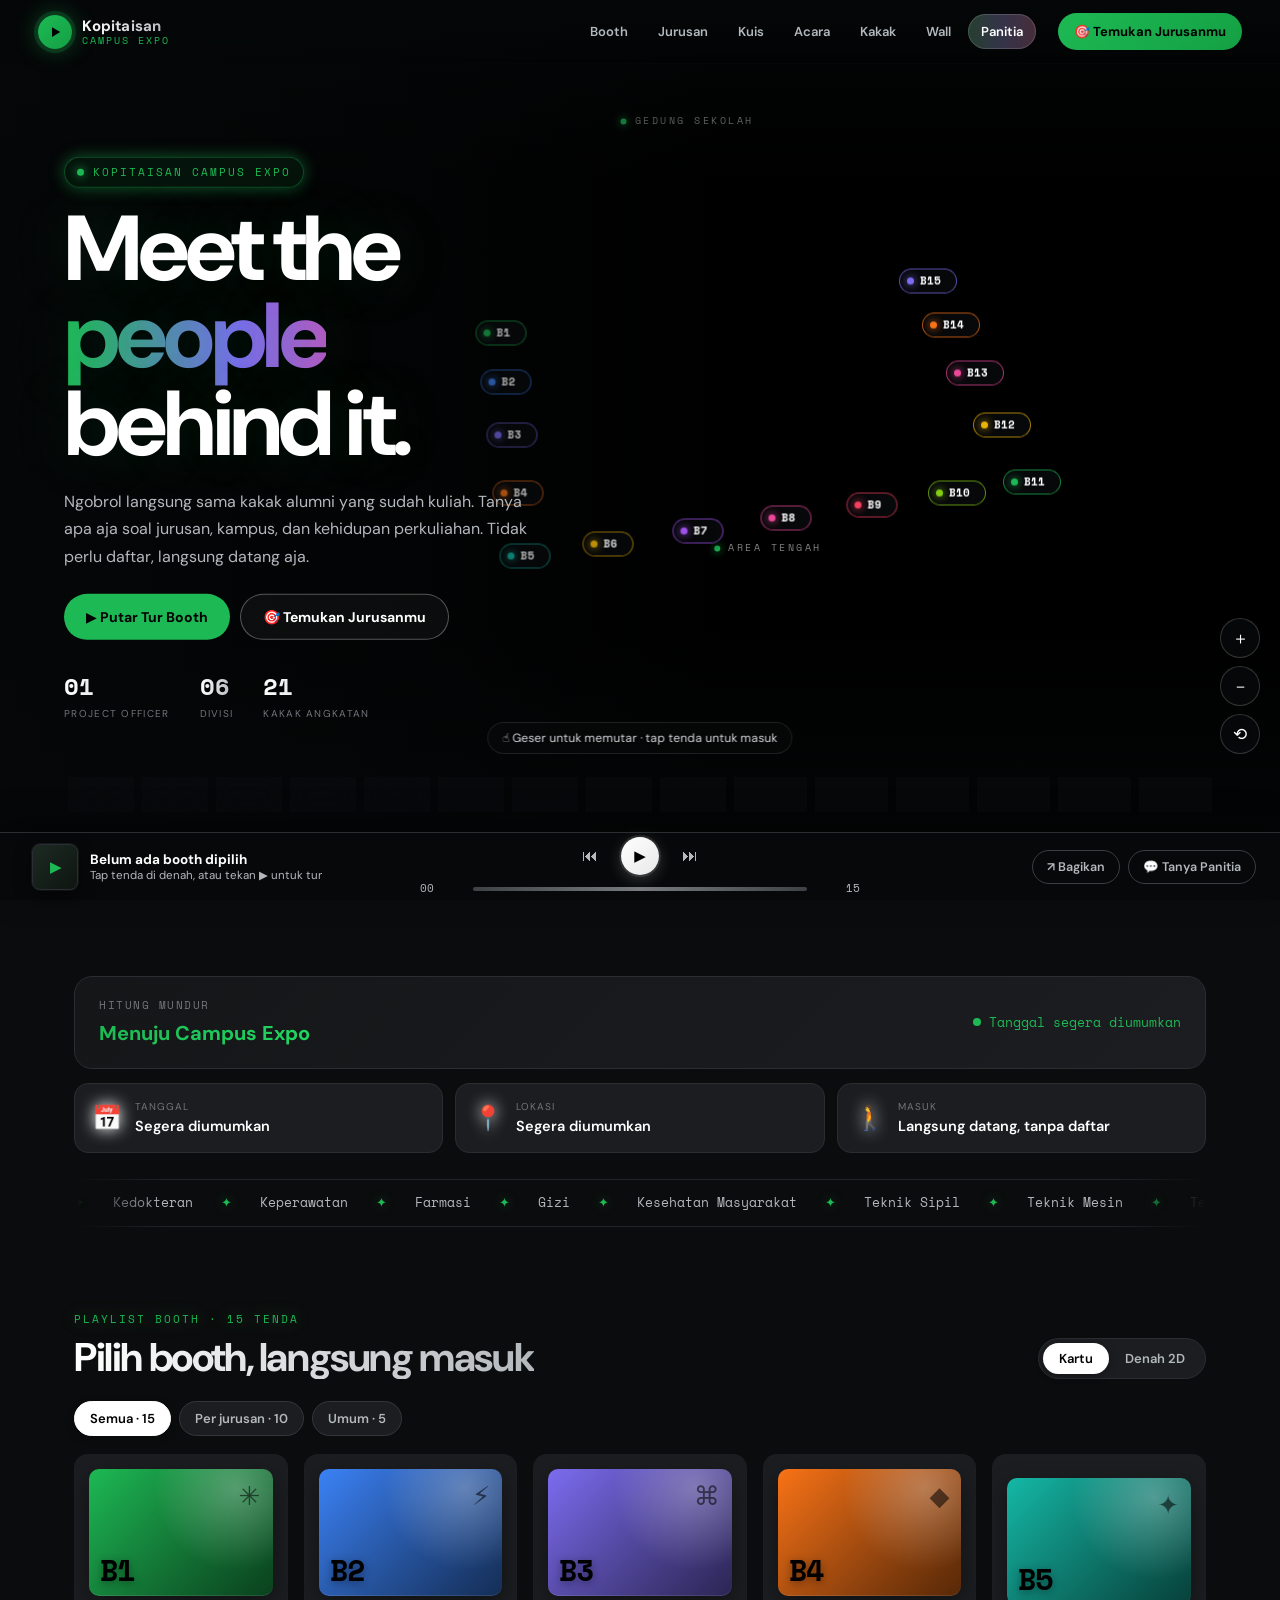
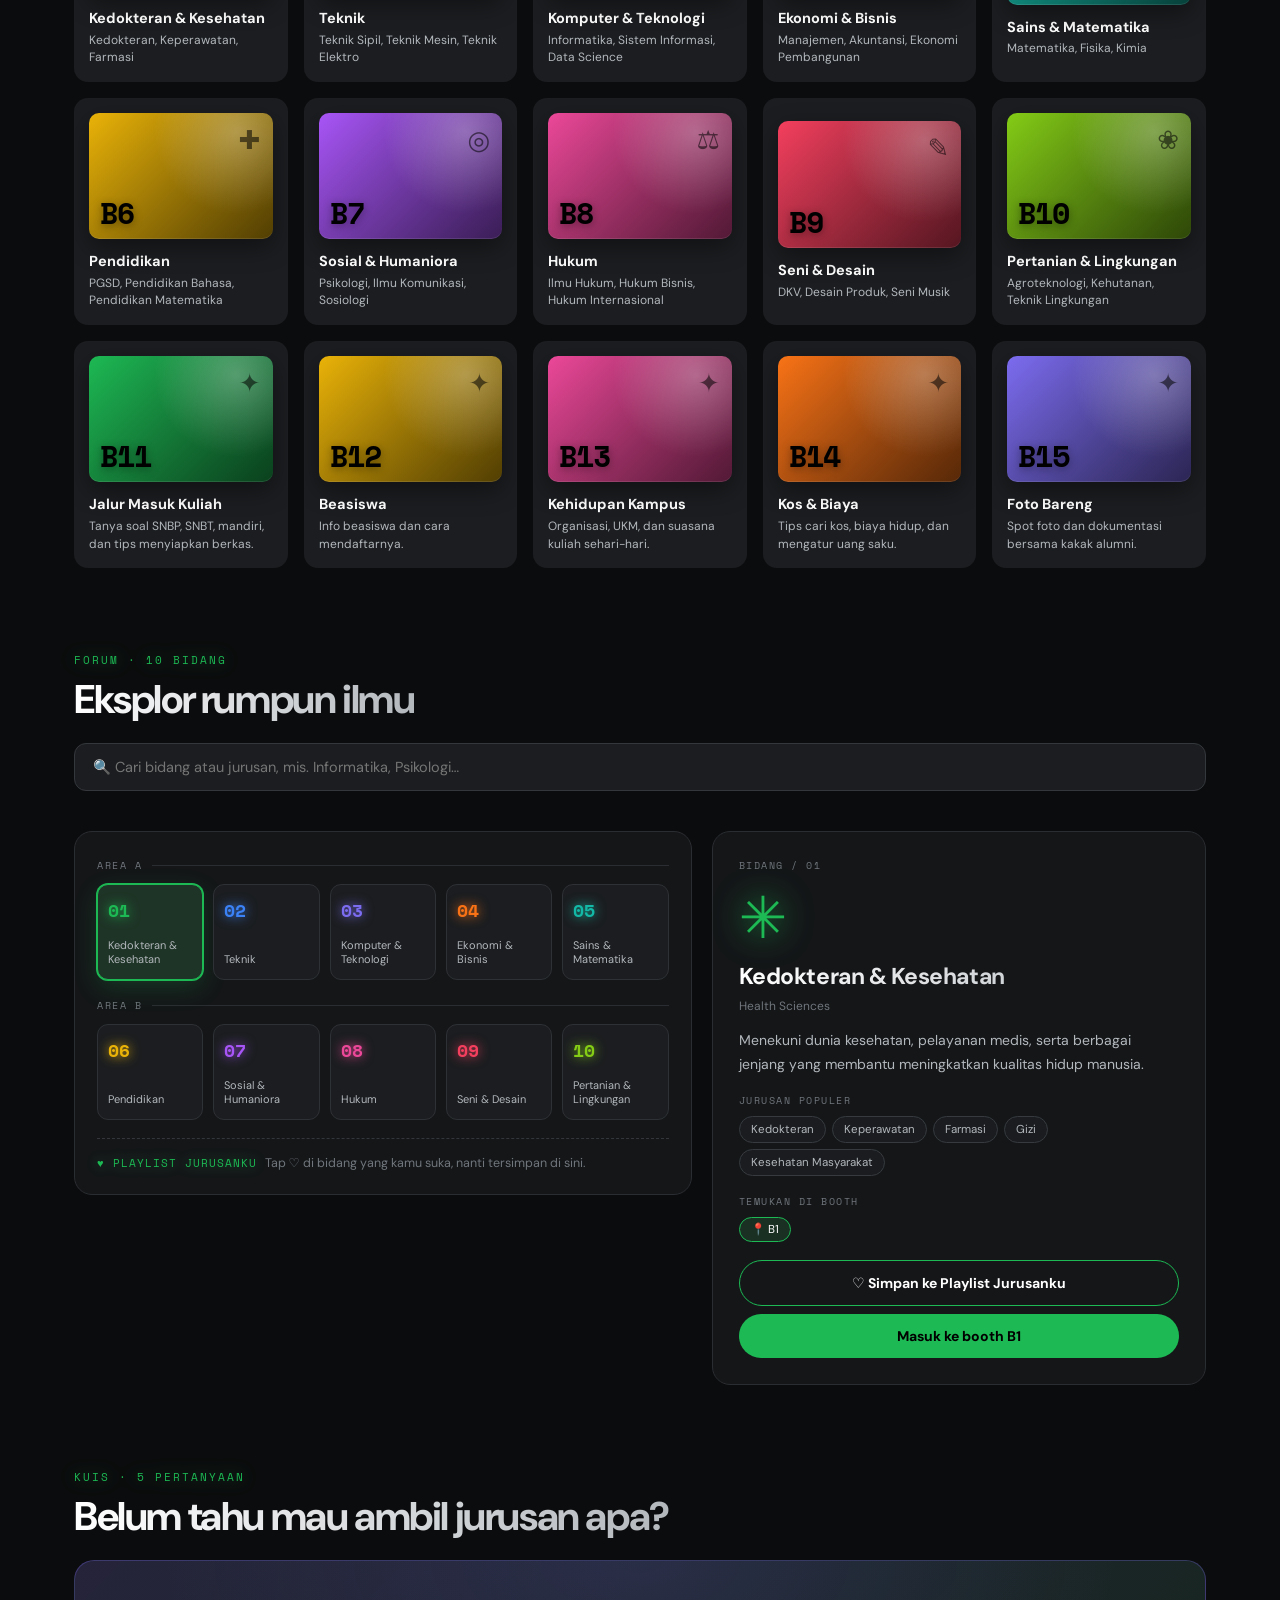
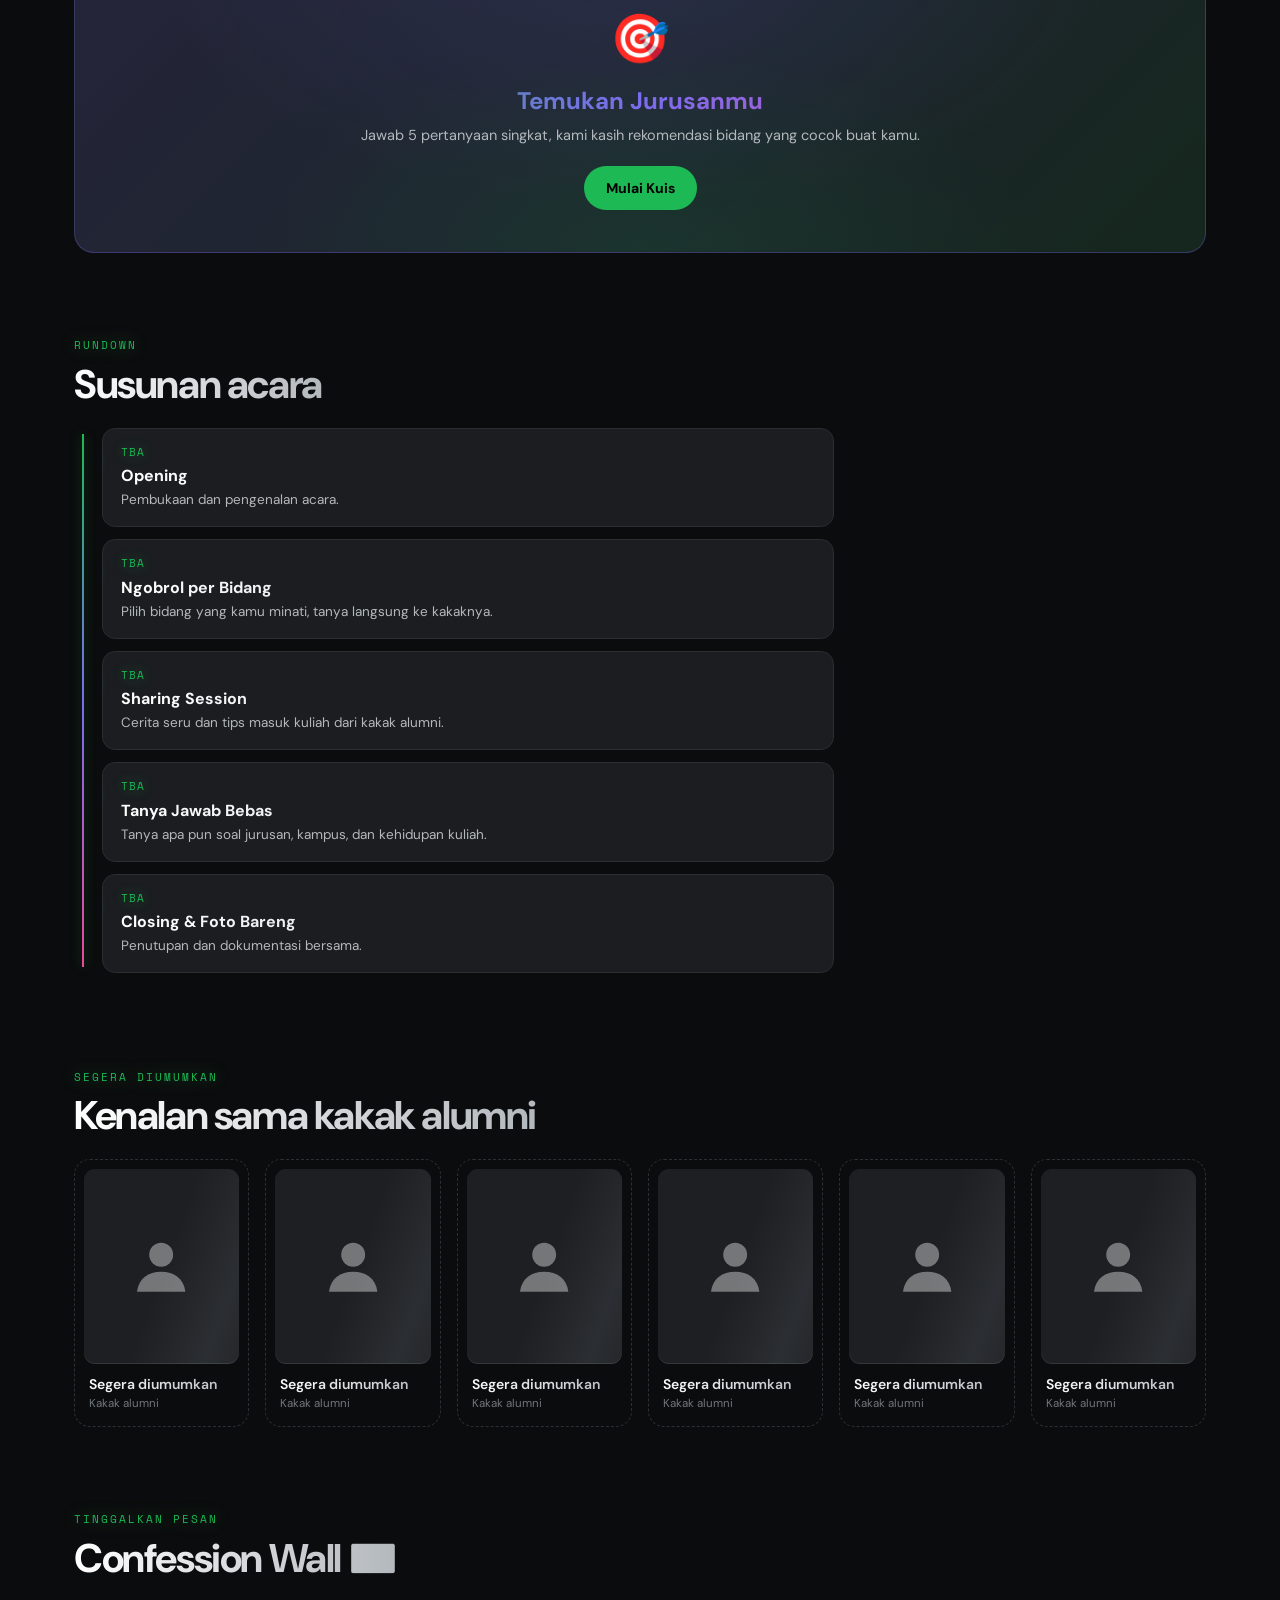
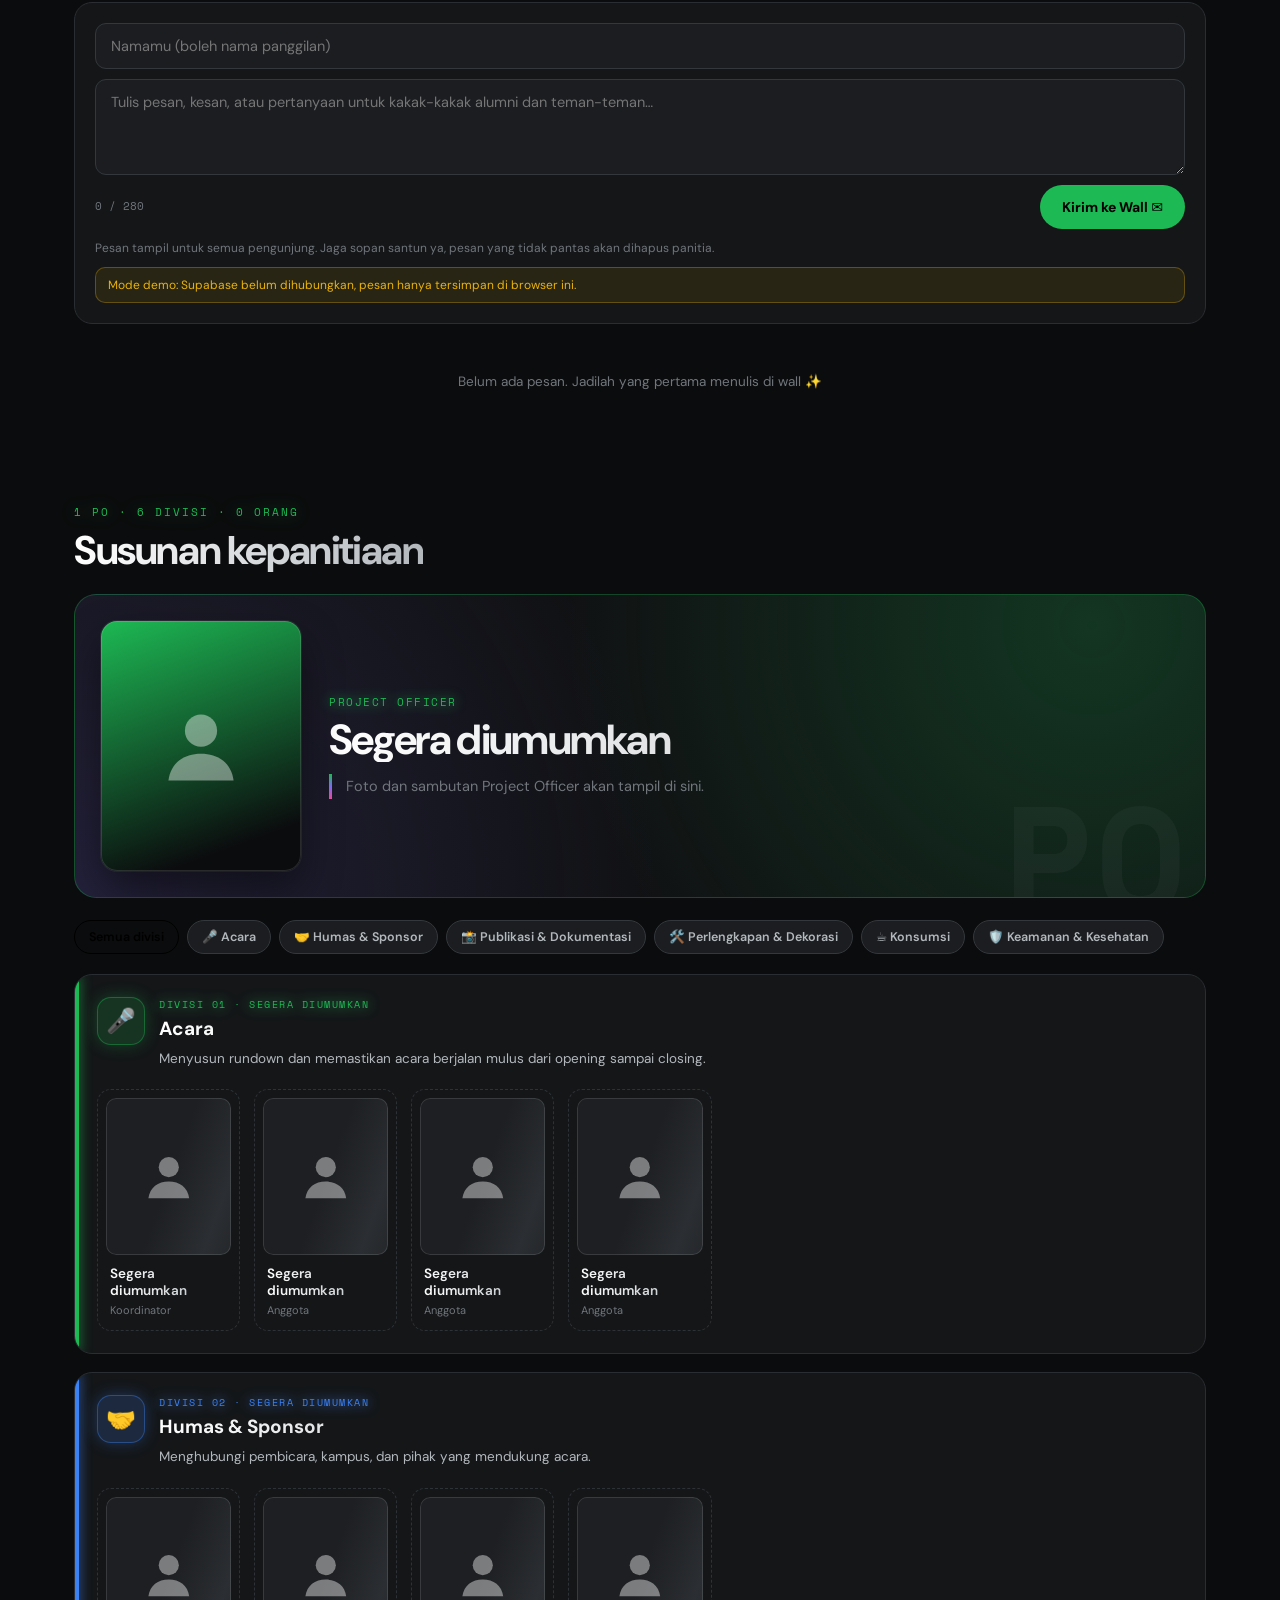
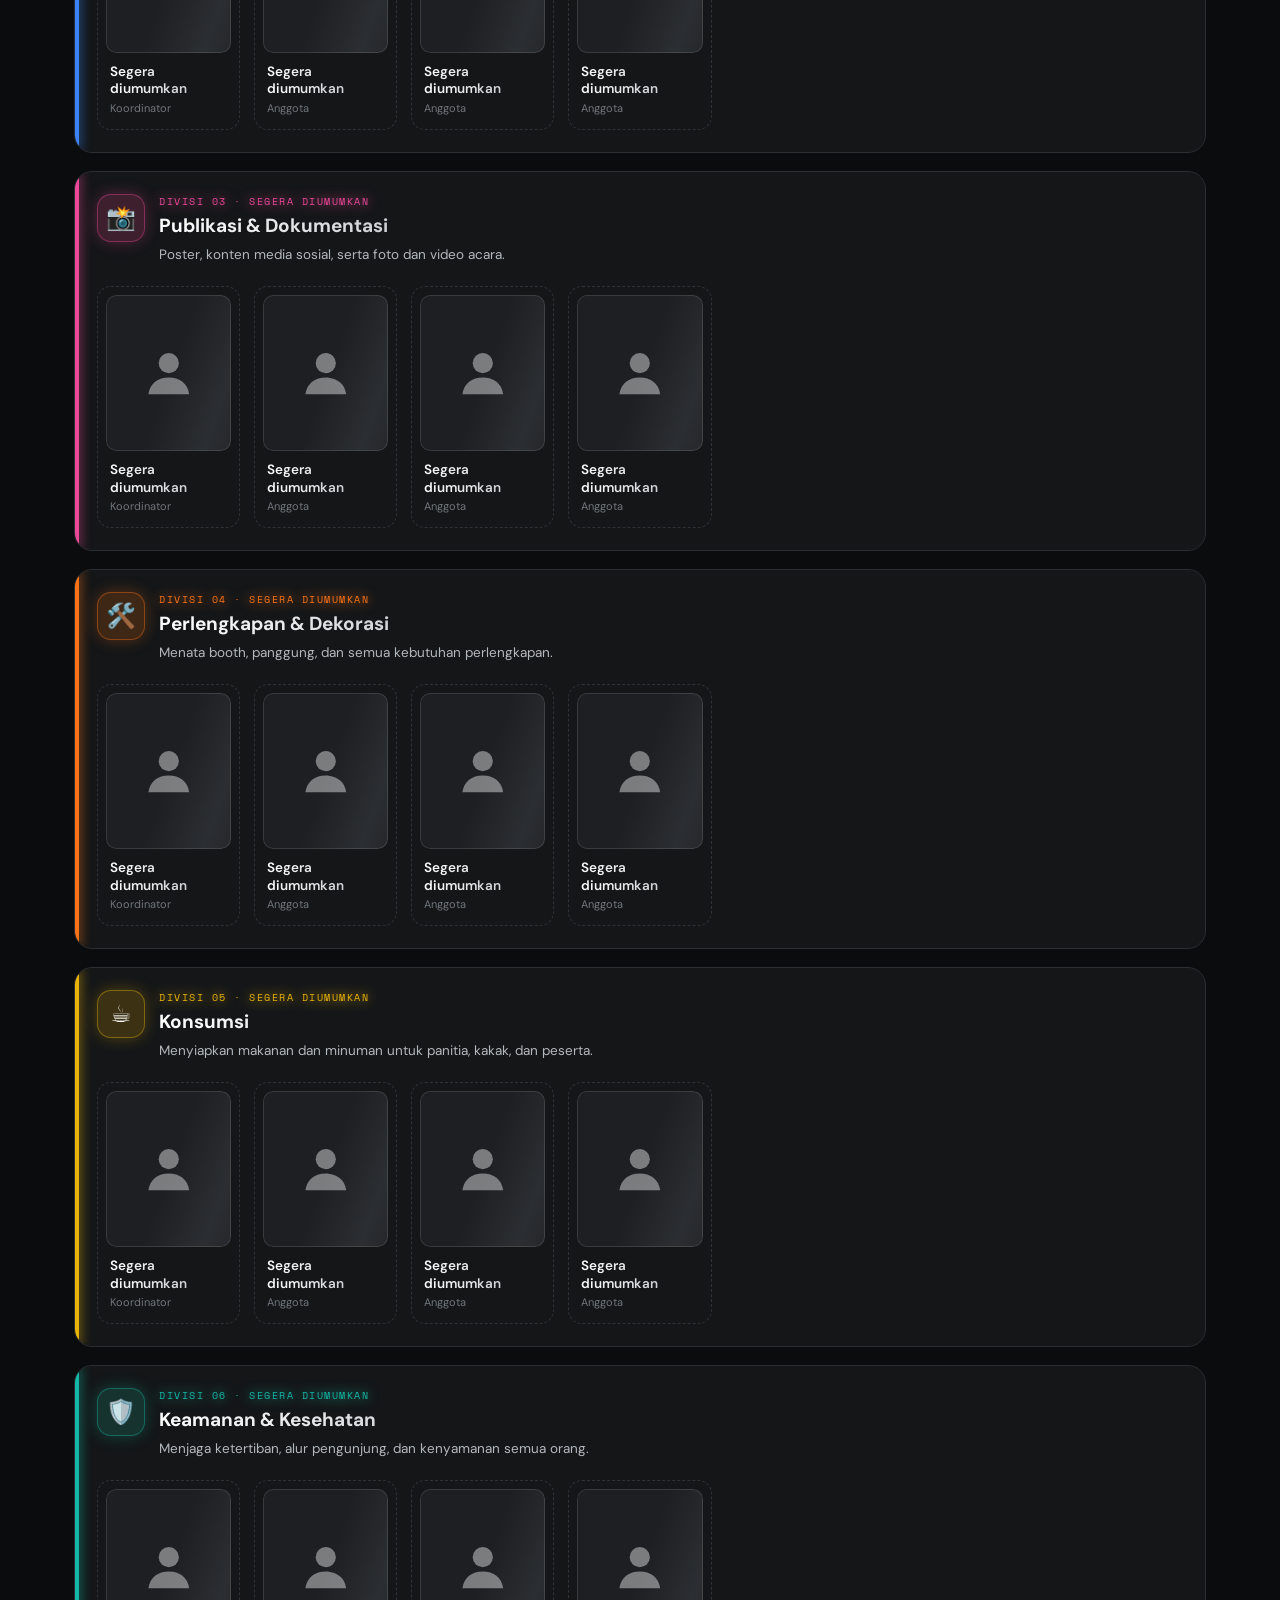
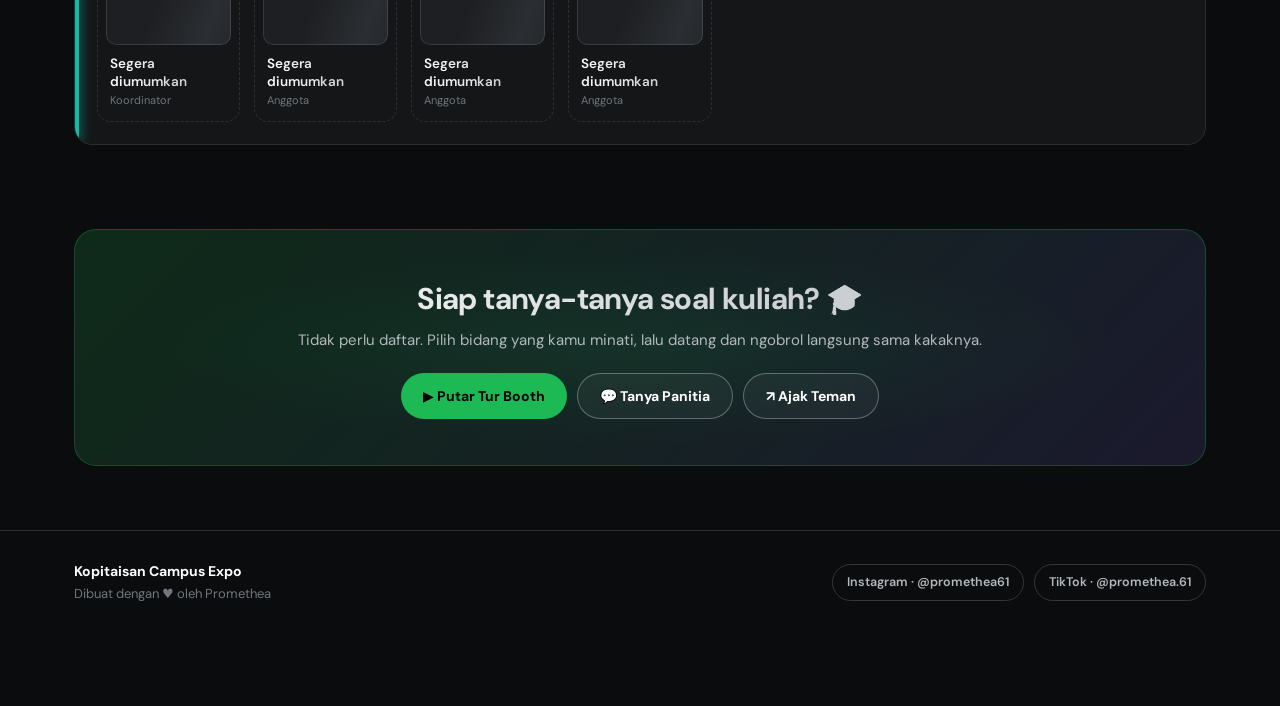
<file: index.html>
<!DOCTYPE html>
<html lang="id">
<head>
<meta charset="UTF-8">
<meta name="viewport" content="width=device-width, initial-scale=1.0, viewport-fit=cover">
<title>Kopitaisan Campus Expo — Meet the people behind it</title>
<meta name="description" content="Ngobrol langsung sama kakak alumni soal jurusan, kampus, dan kehidupan kuliah. Jelajahi 15 booth dalam tampilan 3D.">
<meta name="theme-color" content="#07090a">
<link rel="preconnect" href="https://fonts.googleapis.com">
<link href="https://fonts.googleapis.com/css2?family=DM+Sans:ital,opsz,wght@0,9..40,300;0,9..40,400;0,9..40,600;0,9..40,700;1,9..40,300&family=Space+Mono:wght@400;700&display=swap" rel="stylesheet">
<link rel="stylesheet" href="style.css">
</head>
<body>
 
<!-- NAVIGASI ATAS -->
<header class="nav" id="nav">
  <a class="brand" href="#hero" aria-label="Kopitaisan Campus Expo">
    <span class="brand-mark" aria-hidden="true"><svg viewBox="0 0 24 24"><path d="M8 5.5v13l11-6.5z" fill="currentColor"/></svg></span>
    <span class="brand-t"><b>Kopitaisan</b><i>Campus Expo</i></span>
  </a>
  <nav class="nav-links" id="navLinks" aria-label="Menu utama">
    <a href="#booths">Booth</a>
    <a href="#jurusan">Jurusan</a>
    <a href="#kuis">Kuis</a>
    <a href="#acara">Acara</a>
    <a href="#kakak">Kakak</a>
    <a href="#wall">Wall</a>
    <a href="#panitia">Panitia</a>
  </nav>
  <a class="nav-cta" href="#kuis">🎯 Temukan Jurusanmu</a>
  <button class="nav-burger" id="navBurger" aria-label="Buka menu" aria-expanded="false"><span></span><span></span><span></span></button>
</header>
 
<main>
 
<!-- ===================== HERO 3D ===================== -->
<section class="hero" id="hero">
  <div class="hero-3d" id="hero3d" aria-label="Denah 3D booth Campus Expo"></div>
  <div class="hero-fallback" id="heroFallback" hidden>
    <b>Tampilan 3D tidak tersedia di perangkat ini</b>
    <span>Tenang, kamu tetap bisa menjelajah semua booth lewat daftar di bawah.</span>
  </div>
  <div class="hero-shade"></div>
 
  <div class="hero-copy" id="heroCopy"></div>
 
  <div class="hero-hint" id="heroHint">☝️ Geser untuk memutar · tap tenda untuk masuk</div>
 
  <div class="ctrls" id="ctrls">
    <button data-k="in" aria-label="Perbesar">＋</button>
    <button data-k="out" aria-label="Perkecil">－</button>
    <button data-k="reset" aria-label="Kembali ke tampilan awal">⟲</button>
  </div>
 
  <aside class="bpanel" id="bpanel" aria-live="polite"></aside>
 
  <div class="rail" id="rail" aria-label="Pilih booth"></div>
</section>
 
<!-- ===================== INFO + HITUNG MUNDUR ===================== -->
<section class="sec" id="info">
  <div class="wrap">
    <div class="count rv" id="count">
      <div class="count-lbl">Hitung mundur<b id="countTitle">Menuju Campus Expo</b></div>
      <div class="count-boxes">
        <div class="cbox"><div class="cbox-n" data-u="d">00</div><div class="cbox-l">Hari</div></div>
        <div class="cbox"><div class="cbox-n" data-u="h">00</div><div class="cbox-l">Jam</div></div>
        <div class="cbox"><div class="cbox-n" data-u="m">00</div><div class="cbox-l">Menit</div></div>
        <div class="cbox"><div class="cbox-n" data-u="s">00</div><div class="cbox-l">Detik</div></div>
      </div>
      <div class="count-tba">Tanggal segera diumumkan</div>
    </div>
    <div class="info rv" id="infoCards"></div>
    <div class="marquee rv" id="marquee" aria-hidden="true"></div>
  </div>
</section>
 
<!-- ===================== DAFTAR BOOTH ===================== -->
<section class="sec" id="booths">
  <div class="wrap">
    <div class="sec-head rv">
      <div><div class="sec-tag">Playlist booth · 15 tenda</div><h2>Pilih booth, langsung masuk</h2></div>
      <div class="seg" id="boothSeg" role="tablist">
        <button class="on" data-v="cards" role="tab">Kartu</button>
        <button data-v="map" role="tab">Denah 2D</button>
      </div>
    </div>
    <div class="chips rv" id="boothFilter"></div>
    <div class="tiles rv" id="boothTiles"></div>
    <div class="map2d rv" id="map2d" hidden></div>
  </div>
</section>
 
<!-- ===================== RUMPUN ILMU ===================== -->
<section class="sec" id="jurusan">
  <div class="wrap">
    <div class="sec-head rv"><div><div class="sec-tag">Forum · 10 bidang</div><h2>Eksplor rumpun ilmu</h2></div></div>
    <input class="search rv" id="facSearch" type="search" placeholder="🔍 Cari bidang atau jurusan, mis. Informatika, Psikologi…" autocomplete="off">
    <div class="sresult" id="facResult"></div>
    <div class="layout rv">
      <div class="forum">
        <div class="area">Area A</div><div class="fgrid" id="facA"></div>
        <div class="area">Area B</div><div class="fgrid" id="facB"></div>
        <div class="pl" id="playlist"></div>
      </div>
      <div class="detail" id="facDetail"></div>
    </div>
  </div>
</section>
 
<!-- ===================== KUIS ===================== -->
<section class="sec" id="kuis">
  <div class="wrap">
    <div class="sec-head rv"><div><div class="sec-tag">Kuis · 5 pertanyaan</div><h2>Belum tahu mau ambil jurusan apa?</h2></div></div>
    <div class="quiz rv" id="quiz"></div>
  </div>
</section>
 
<!-- ===================== RUNDOWN ===================== -->
<section class="sec" id="acara">
  <div class="wrap">
    <div class="sec-head rv"><div><div class="sec-tag">Rundown</div><h2>Susunan acara</h2></div></div>
    <div class="tl rv" id="timeline"></div>
  </div>
</section>
 
<!-- ===================== KAKAK ALUMNI ===================== -->
<section class="sec" id="kakak">
  <div class="wrap">
    <div class="sec-head rv"><div><div class="sec-tag" id="kakakTag">Alumni</div><h2>Kenalan sama kakak alumni</h2></div></div>
    <div class="alumni rv" id="alumni"></div>
  </div>
</section>
 
<!-- ===================== CONFESSION WALL ===================== -->
<section class="sec" id="wall">
  <div class="wrap">
    <div class="sec-head rv"><div><div class="sec-tag">Tinggalkan pesan</div><h2>Confession Wall 💌</h2></div></div>
    <form class="wform rv" id="wallForm" autocomplete="off">
      <input id="wName" type="text" placeholder="Namamu (boleh nama panggilan)" required>
      <textarea id="wMsg" placeholder="Tulis pesan, kesan, atau pertanyaan untuk kakak-kakak alumni dan teman-teman…" required></textarea>
      <input class="hp" id="wHp" type="text" tabindex="-1" aria-hidden="true" autocomplete="off">
      <div class="wrow"><span class="wcount" id="wCount">0</span><button class="btn" type="submit" id="wBtn">Kirim ke Wall ✉️</button></div>
      <div class="wnote">Pesan tampil untuk semua pengunjung. Jaga sopan santun ya, pesan yang tidak pantas akan dihapus panitia.</div>
      <div class="wdemo" id="wDemo" hidden>Mode demo: Supabase belum dihubungkan, pesan hanya tersimpan di browser ini.</div>
    </form>
    <div class="wall" id="wallList"></div>
    <button class="btn ghost wmore" id="wMore" hidden>Muat lebih banyak</button>
  </div>
</section>
 
<!-- ===================== PANITIA ===================== -->
<section class="sec" id="panitia">
  <div class="wrap">
    <div class="sec-head rv"><div><div class="sec-tag" id="panTag">Kepanitiaan</div><h2>Susunan kepanitiaan</h2></div></div>
    <div id="committee"></div>
  </div>
</section>
 
<!-- ===================== AJAKAN ===================== -->
<section class="sec">
  <div class="wrap">
    <div class="cta rv">
      <h3>Siap tanya-tanya soal kuliah? 🎓</h3>
      <p>Tidak perlu daftar. Pilih bidang yang kamu minati, lalu datang dan ngobrol langsung sama kakaknya.</p>
      <div class="cta-btns">
        <button class="btn" data-go="tour">▶ Putar Tur Booth</button>
        <button class="btn ghost" data-go="ask">💬 Tanya Panitia</button>
        <button class="btn ghost" data-go="share">↗ Ajak Teman</button>
      </div>
    </div>
  </div>
</section>
 
</main>
 
<footer class="foot">
  <div class="wrap foot-in">
    <div><b>Kopitaisan Campus Expo</b><span>Dibuat dengan ♥ oleh Promethea</span></div>
    <div class="foot-links" id="footLinks"></div>
  </div>
</footer>
 
<!-- DOCK "SEDANG DIKUNJUNGI" (ala pemutar musik) -->
<div class="dock" id="dock" role="region" aria-label="Booth yang sedang dikunjungi"></div>
 
<div class="toast" id="toast" role="status"></div>
<div class="lightbox" id="lightbox"><button class="lb-x" aria-label="Tutup">✕</button><img id="lbImg" alt=""><div class="lb-cap" id="lbCap"></div></div>
 
<noscript><div style="position:fixed;inset:0;display:flex;align-items:center;justify-content:center;background:#0b0c0d;color:#fff;padding:24px;text-align:center">Website ini membutuhkan JavaScript. Aktifkan JavaScript lalu muat ulang halaman.</div></noscript>
 
<script src="data.js"></script>
<script src="booth3d.js"></script>
<script src="app.js"></script>
</body>
</html>
</file>
<file: style.css>
/* ============================================================
   KOPITAISAN CAMPUS EXPO — tema Spotify gelap + hijau
   ============================================================ */
:root{
  --green:#1DB954; --green-b:#1ed760; --green-glow:rgba(29,185,84,.45);
  --purple:#7C6CF0; --purple-glow:rgba(124,108,240,.4);
  --pink:#EC4899; --pink-glow:rgba(236,72,153,.4);
  --orange:#F97316; --orange-glow:rgba(249,115,22,.4);
  --bg:#0b0c0d; --bg-el:#141618; --bg-card:#1b1d20; --bg-hl:#26292d;
  --line:#2a2d31;
  --text:#fff; --text-2:#b3b8bd; --text-3:#70767c;
  --dock:68px;
  --nav:64px;
  --radius:16px; --radius-sm:10px; --radius-xl:22px;
  --shadow:0 12px 40px rgba(0,0,0,.5);
  --shadow-lg:0 24px 60px rgba(0,0,0,.65);
}
*{margin:0;padding:0;box-sizing:border-box}
html{scroll-behavior:smooth;-webkit-text-size-adjust:100%}
body{font-family:'DM Sans',system-ui,sans-serif;background:var(--bg);color:var(--text);line-height:1.5;
  padding-bottom:calc(var(--dock) + env(safe-area-inset-bottom));overflow-x:hidden}
button{font-family:inherit;cursor:pointer;color:inherit}
a{color:inherit;text-decoration:none}
img{max-width:100%}
::selection{background:var(--green);color:#000}
section[id]{scroll-margin-top:calc(var(--nav) + 8px)}
:focus-visible{outline:2px solid var(--green);outline-offset:2px}
 
/* ---------- navigasi ---------- */
.nav{position:fixed;top:0;left:0;right:0;height:var(--nav);z-index:70;display:flex;align-items:center;gap:22px;padding:0 clamp(16px,3vw,40px);
  background:linear-gradient(180deg,rgba(5,7,8,.85),rgba(5,7,8,0));transition:background .3s,backdrop-filter .3s,border-color .3s;border-bottom:1px solid transparent}
.nav.scrolled{background:rgba(11,12,13,.9);backdrop-filter:blur(20px) saturate(180%);-webkit-backdrop-filter:blur(20px) saturate(180%);border-bottom-color:var(--line);box-shadow:0 4px 32px rgba(0,0,0,.35)}
.brand{display:flex;align-items:center;gap:10px;flex-shrink:0}
.brand-mark{width:34px;height:34px;border-radius:50%;background:linear-gradient(135deg,var(--green),#14a044);color:#000;display:flex;align-items:center;justify-content:center;
  box-shadow:0 0 0 4px rgba(29,185,84,.18),0 0 24px var(--green-glow);transition:transform .3s,box-shadow .3s}
.brand:hover .brand-mark{transform:scale(1.08) rotate(3deg);box-shadow:0 0 0 4px rgba(29,185,84,.25),0 0 32px var(--green-glow)}
.brand-mark svg{width:18px;height:18px}
.brand-t{display:flex;flex-direction:column;line-height:1.1}
.brand-t b{font-size:15px;letter-spacing:.2px;background:linear-gradient(90deg,#fff,#b3b8bd);-webkit-background-clip:text;background-clip:text;-webkit-text-fill-color:transparent}
.brand-t i{font-style:normal;font-family:'Space Mono',monospace;font-size:9.5px;letter-spacing:2px;text-transform:uppercase;color:var(--green);transition:letter-spacing .2s}
.brand:hover .brand-t i{letter-spacing:3px}
.nav-links{display:flex;gap:4px;margin-left:auto}
.nav-links a{padding:8px 13px;border-radius:20px;font-size:13px;font-weight:600;color:var(--text-2);transition:all .15s;position:relative;overflow:hidden}
.nav-links a::before{content:'';position:absolute;inset:0;background:linear-gradient(90deg,var(--green),var(--purple),var(--pink));opacity:0;transition:opacity .2s;z-index:-1}
.nav-links a:hover,.nav-links a.on{color:#fff}
.nav-links a:hover::before,.nav-links a.on::before{opacity:.18}
.nav-links a.on{background:rgba(255,255,255,.12);box-shadow:inset 0 0 0 1px rgba(255,255,255,.15)}
.nav-cta{padding:9px 16px;border-radius:22px;background:linear-gradient(135deg,var(--green),#14a044);color:#000;font-size:13px;font-weight:700;white-space:nowrap;transition:all .2s;position:relative;overflow:hidden}
.nav-cta::before{content:'';position:absolute;inset:0;background:linear-gradient(135deg,var(--green-b),var(--green));opacity:0;transition:opacity .2s}
.nav-cta:hover{transform:scale(1.04);box-shadow:0 8px 24px var(--green-glow)}
.nav-cta:hover::before{opacity:1}
.nav-cta:active{transform:scale(.98)}
.nav-burger{display:none;width:40px;height:40px;border-radius:50%;border:1px solid rgba(255,255,255,.18);background:rgba(10,12,14,.6);backdrop-filter:blur(8px);flex-direction:column;align-items:center;justify-content:center;gap:4px;margin-left:auto}
.nav-burger span{width:16px;height:2px;background:#fff;border-radius:2px;transition:transform .2s,opacity .2s}
.nav-burger[aria-expanded="true"] span:nth-child(1){transform:translateY(6px) rotate(45deg)}
.nav-burger[aria-expanded="true"] span:nth-child(2){opacity:0}
.nav-burger[aria-expanded="true"] span:nth-child(3){transform:translateY(-6px) rotate(-45deg)}
 
/* ---------- hero ---------- */
.hero{position:relative;height:100vh;height:100svh;min-height:640px;overflow:hidden;background:#07090a}
.hero::before{content:'';position:absolute;inset:0;background:
  radial-gradient(ellipse 80% 60% at 50% 20%,rgba(29,185,84,.12),transparent 60%),
  radial-gradient(ellipse 60% 40% at 80% 80%,rgba(124,108,240,.08),transparent 50%),
  radial-gradient(ellipse 50% 30% at 10% 90%,rgba(236,72,153,.06),transparent 45%);
  pointer-events:none;z-index:1}
.hero-3d{position:absolute;inset:0;z-index:2}
.hero-fallback{position:absolute;inset:0;display:flex;flex-direction:column;align-items:center;justify-content:center;text-align:center;gap:8px;padding:24px;color:var(--text-2);z-index:3;
  background:radial-gradient(circle at 50% 40%,rgba(29,185,84,.2),transparent 55%),#07090a}
.hero-fallback b{color:#fff;font-size:18px}
.hero-fallback[hidden]{display:none}
.hero-shade{position:absolute;inset:0;pointer-events:none;z-index:4;transition:opacity .5s;
  background:linear-gradient(90deg,rgba(5,7,8,.92) 0%,rgba(5,7,8,.55) 30%,rgba(5,7,8,0) 56%),
             linear-gradient(0deg,rgba(5,7,8,.95) 0%,rgba(5,7,8,0) 30%),
             linear-gradient(180deg,rgba(5,7,8,.75) 0%,rgba(5,7,8,0) 20%)}
.hero.in-booth .hero-shade{opacity:.55}

.hero-copy{position:absolute;left:clamp(20px,5vw,76px);top:50%;transform:translateY(-52%);max-width:min(600px,52vw);pointer-events:none;z-index:5;transition:opacity .45s,transform .45s}
.hero-copy .btn,.hero-copy a{pointer-events:auto}
.hero.in-booth .hero-copy{opacity:0;transform:translate(-24px,-52%);visibility:hidden;transition:opacity .35s,transform .35s,visibility 0s .35s}
.badge{display:inline-flex;align-items:center;gap:9px;font-family:'Space Mono',monospace;font-size:11px;letter-spacing:2px;text-transform:uppercase;color:var(--green);margin-bottom:18px;
  padding:6px 12px;border-radius:20px;border:1px solid rgba(29,185,84,.35);background:rgba(29,185,84,.08);
  box-shadow:0 0 16px var(--green-glow);animation:badgeFloat 3s ease-in-out infinite}
@keyframes badgeFloat{0%,100%{transform:translateY(0)}50%{transform:translateY(-3px)}}
.badge::before{content:'';width:7px;height:7px;border-radius:50%;background:var(--green);box-shadow:0 0 10px var(--green);animation:pulse 1.8s ease-in-out infinite}
@keyframes pulse{0%,100%{opacity:1}50%{opacity:.3}}
.h-title{font-size:clamp(46px,7.2vw,104px);font-weight:700;line-height:.95;letter-spacing:-.045em;margin-bottom:20px;text-shadow:0 0 60px rgba(29,185,84,.15)}
.h-title .mid{background:linear-gradient(90deg,#1DB954,#7C6CF0,#EC4899,#1DB954);background-size:200% 100%;-webkit-background-clip:text;background-clip:text;-webkit-text-fill-color:transparent;animation:shine 6s linear infinite}
@keyframes shine{to{background-position:200% 0}}
.h-desc{color:var(--text-2);font-size:clamp(14px,1.25vw,17px);line-height:1.7;max-width:470px;margin-bottom:24px}
.h-btns{display:flex;gap:10px;flex-wrap:wrap;margin-bottom:28px}
.h-stats{display:flex;gap:30px;flex-wrap:wrap}
.h-stat-n{font-family:'Space Mono',monospace;font-size:24px;font-weight:700;background:linear-gradient(90deg,#fff,#b3b8bd);-webkit-background-clip:text;background-clip:text;-webkit-text-fill-color:transparent}
.h-stat-l{font-size:10px;letter-spacing:1.3px;text-transform:uppercase;color:var(--text-3);margin-top:2px}

.btn{padding:13px 22px;border:none;border-radius:30px;font-size:14px;font-weight:700;background:var(--c,var(--green));color:#000;transition:all .15s;display:inline-flex;align-items:center;gap:8px;justify-content:center;position:relative;overflow:hidden}
.btn::before{content:'';position:absolute;inset:0;background:linear-gradient(90deg,transparent,rgba(255,255,255,.3),transparent);transform:translateX(-100%);transition:transform .4s}
.btn:hover{transform:scale(1.04);filter:brightness(1.1);box-shadow:0 8px 24px color-mix(in srgb,var(--c,var(--green)) 50%,transparent)}
.btn:hover::before{transform:translateX(100%)}
.btn.ghost{background:rgba(255,255,255,.04);color:#fff;border:1.5px solid rgba(255,255,255,.3)}
.btn.ghost:hover{background:rgba(255,255,255,.1);border-color:rgba(255,255,255,.5);box-shadow:0 8px 24px rgba(255,255,255,.1)}
.btn:disabled{opacity:.6;cursor:wait;transform:none}
.btn:active:not(:disabled){transform:scale(.98)}

.hero-hint{position:absolute;left:50%;bottom:calc(var(--dock) + 78px);transform:translateX(-50%);z-index:5;pointer-events:none;font-size:12px;color:#d4d8dc;
  background:rgba(8,10,11,.7);backdrop-filter:blur(12px);padding:6px 14px;border-radius:20px;border:1px solid rgba(255,255,255,.1);white-space:nowrap;transition:opacity .4s,transform .3s;animation:hintBounce 2.5s ease-in-out infinite}
@keyframes hintBounce{0%,100%{transform:translateX(-50%) translateY(0)}50%{transform:translateX(-50%) translateY(-4px)}}
.hero.touched .hero-hint,.hero.in-booth .hero-hint{opacity:0;transform:translateX(-50%) translateY(8px)}

.ctrls{position:absolute;right:20px;bottom:calc(var(--dock) + 78px);z-index:6;display:flex;flex-direction:column;gap:8px;transition:right .4s}
.ctrls button{width:40px;height:40px;border-radius:50%;border:1px solid rgba(255,255,255,.18);background:rgba(10,12,14,.65);backdrop-filter:blur(12px);color:#fff;font-size:17px;line-height:1;transition:all .2s;position:relative}
.ctrls button::after{content:'';position:absolute;inset:0;border-radius:50%;background:var(--green);opacity:0;transition:opacity .2s;z-index:-1}
.ctrls button:hover{background:rgba(29,185,84,.35);border-color:var(--green);transform:scale(1.1)}
.ctrls button:hover::after{opacity:.15}
.hero.in-booth .ctrls{right:calc(min(400px,36vw) + 36px)}

.rail{position:absolute;left:0;right:0;bottom:calc(var(--dock) + 14px);z-index:6;display:flex;gap:8px;padding:6px clamp(16px,3vw,40px);overflow-x:auto;scrollbar-width:none;justify-content:safe center;-webkit-overflow-scrolling:touch}
.rail::-webkit-scrollbar{display:none}
.rchip{flex-shrink:0;display:inline-flex;align-items:center;gap:7px;padding:8px 14px;border-radius:22px;border:1px solid rgba(255,255,255,.14);background:rgba(10,12,14,.66);backdrop-filter:blur(10px);
  font-size:12.5px;font-weight:600;color:#e6e9ec;transition:all .18s;white-space:nowrap;position:relative;overflow:hidden}
.rchip::before{content:'';position:absolute;inset:0;background:var(--c);opacity:0;transition:opacity .2s;z-index:-1}
.rchip i{width:8px;height:8px;border-radius:50%;background:var(--c);box-shadow:0 0 8px var(--c);transition:transform .2s}
.rchip b{font-family:'Space Mono',monospace;font-size:11.5px}
.rchip span{color:var(--text-2);font-weight:500;max-width:0;overflow:hidden;opacity:0;transition:max-width .25s,opacity .25s}
.rchip:hover{border-color:var(--c);transform:translateY(-2px);box-shadow:0 8px 20px color-mix(in srgb,var(--c) 30%,transparent)}
.rchip:hover i{transform:scale(1.2)}
.rchip:hover span{max-width:170px;opacity:1}
.rchip.on{background:var(--c);border-color:var(--c);color:#000;box-shadow:0 4px 16px color-mix(in srgb,var(--c) 40%,transparent)}
.rchip.on::before{opacity:1}
.rchip.on i{background:#000;box-shadow:none;transform:scale(1)}
.rchip.on span{color:#000;max-width:170px;opacity:1}
@media(min-width:1180px){.rchip:hover span{max-width:170px;opacity:1}}
 
/* ---------- panel isi booth ---------- */
.bpanel{position:absolute;top:calc(var(--nav) + 18px);right:20px;bottom:calc(var(--dock) + 76px);width:min(400px,36vw);overflow:auto;z-index:7;
  background:rgba(12,14,16,.92);backdrop-filter:blur(20px) saturate(180%);-webkit-backdrop-filter:blur(20px) saturate(180%);border:1px solid rgba(255,255,255,.12);border-top:3px solid var(--c,var(--green));border-radius:18px;
  box-shadow:var(--shadow-lg);opacity:0;transform:translateX(18px);pointer-events:none;transition:opacity .4s,transform .4s;scrollbar-width:thin;scrollbar-color:#444 transparent}
.bpanel.show{opacity:1;transform:none;pointer-events:auto}
.bp-top{display:flex;align-items:center;gap:8px;padding:16px 16px 0}
.bp-id{font-family:'Space Mono',monospace;font-weight:700;font-size:12px;background:var(--c);color:#000;padding:4px 11px;border-radius:20px;box-shadow:0 0 12px color-mix(in srgb,var(--c) 50%,transparent)}
.bp-cnt{font-family:'Space Mono',monospace;font-size:10px;color:var(--text-3);letter-spacing:1px}
.bp-x{margin-left:auto;background:rgba(255,255,255,.08);border:1px solid rgba(255,255,255,.16);color:#fff;border-radius:20px;padding:6px 12px;font-size:11.5px;font-weight:700;transition:all .15s}
.bp-x:hover{background:rgba(255,255,255,.18);transform:scale(1.03)}
.bp-name{font-size:22px;font-weight:700;line-height:1.2;margin:14px 16px 2px;letter-spacing:-.02em;background:linear-gradient(90deg,#fff,#b3b8bd);-webkit-background-clip:text;background-clip:text;-webkit-text-fill-color:transparent}
.bp-sec{padding:0 16px;margin-top:18px}
.bp-lbl{font-family:'Space Mono',monospace;font-size:10px;letter-spacing:1.5px;color:var(--text-3);text-transform:uppercase;margin-bottom:9px}
.bp-fac{border:1px solid var(--line);border-left:3px solid var(--fc);border-radius:12px;padding:11px 13px;margin-bottom:9px;background:rgba(255,255,255,.035);transition:all .2s}
.bp-fac:hover{border-color:var(--fc);background:color-mix(in srgb,var(--fc) 10%,#1e1e1e);transform:translateX(4px)}
.bp-fac-h{display:flex;align-items:center;gap:8px;font-weight:700;font-size:13.5px;margin-bottom:9px}
.bp-fac-h i{font-style:normal;color:var(--fc);font-size:16px;filter:drop-shadow(0 0 6px var(--fc))}
.bp-fac-h button{margin-left:auto;background:none;border:none;color:var(--fc);font-size:11px;font-weight:700;transition:all .15s}
.bp-fac-h button:hover{text-decoration:underline;transform:translateX(3px)}
.bp-note{font-size:13px;color:var(--text-2);line-height:1.65}
.bp-chips{display:flex;flex-wrap:wrap;gap:6px}
.bp-chips span{font-size:11.5px;padding:4px 10px;border-radius:20px;border:1px solid #3a3d41;color:var(--text-2);background:rgba(255,255,255,.04);transition:all .15s}
.bp-chips span:hover{border-color:var(--c);color:var(--text);background:color-mix(in srgb,var(--c) 15%,#1a1a1a)}
.bp-chips.ask span{border-color:color-mix(in srgb,var(--c) 55%,transparent);color:var(--text)}
.bp-person{display:flex;gap:11px;align-items:center;padding:9px;border-radius:13px;background:rgba(255,255,255,.04);border:1px solid var(--line);margin-bottom:7px;transition:all .2s}
.bp-person:hover{background:rgba(255,255,255,.08);border-color:#444;transform:translateX(4px)}
.bp-av{position:relative;width:46px;height:46px;border-radius:50%;overflow:hidden;flex-shrink:0;display:flex;align-items:center;justify-content:center;font-weight:700;font-size:16px;background:linear-gradient(135deg,var(--c),#111);box-shadow:0 0 0 2px rgba(255,255,255,.05),0 4px 12px rgba(0,0,0,.3);transition:transform .3s}
.bp-person:hover .bp-av{transform:scale(1.08)}
.bp-av img{position:absolute;inset:0;width:100%;height:100%;object-fit:cover;object-position:50% 20%}
.bp-av.has{cursor:zoom-in}
.bp-pn{font-size:13.5px;font-weight:700;line-height:1.3}
.bp-ps{font-size:11.5px;color:var(--text-3);margin-top:1px}
.bp-person.soon{border-style:dashed;background:transparent;color:var(--text-3);font-size:12.5px}
.bp-person.soon .bp-av{background:#1f2124;color:#555}
.bp-nav{display:flex;gap:8px;padding:16px;margin-top:6px;position:sticky;bottom:0;background:linear-gradient(rgba(12,14,16,0),rgba(12,14,16,.97) 38%)}
.bp-nav button{flex:1;padding:10px;border-radius:12px;border:1px solid #3a3d41;background:rgba(255,255,255,.06);font-size:12.5px;font-weight:700;transition:all .15s}
.bp-nav button:hover{border-color:var(--c);background:color-mix(in srgb,var(--c) 18%,transparent);transform:translateY(-1px)}
 
/* ---------- dock ---------- */
.dock{position:fixed;left:0;right:0;bottom:0;z-index:60;height:calc(var(--dock) + env(safe-area-inset-bottom));padding:0 clamp(12px,2vw,24px) env(safe-area-inset-bottom);
  display:grid;grid-template-columns:1fr minmax(260px,1.2fr) 1fr;align-items:center;gap:12px;background:rgba(8,9,10,.96);backdrop-filter:blur(20px) saturate(180%);-webkit-backdrop-filter:blur(20px) saturate(180%);border-top:1px solid var(--line);box-shadow:0 -8px 32px rgba(0,0,0,.4)}
.dk-l{display:flex;align-items:center;gap:12px;min-width:0;text-align:left;background:none;border:none;color:inherit;padding:4px 8px;border-radius:12px;transition:background .2s}
.dk-l:hover{background:rgba(255,255,255,.04)}
.dk-art{width:46px;height:46px;border-radius:8px;flex-shrink:0;display:flex;align-items:center;justify-content:center;font-family:'Space Mono',monospace;font-weight:700;font-size:14px;color:#000;
  background:linear-gradient(135deg,var(--c,#1DB954),color-mix(in srgb,var(--c,#1DB954) 40%,#000));box-shadow:0 6px 16px rgba(0,0,0,.5),0 0 0 1px rgba(255,255,255,.08);transition:transform .3s,box-shadow .3s}
.dk-l:hover .dk-art{transform:scale(1.05);box-shadow:0 8px 20px rgba(0,0,0,.6),0 0 0 1px rgba(255,255,255,.12),0 0 24px color-mix(in srgb,var(--c) 50%,transparent)}
.dk-art.idle{color:var(--green);background:linear-gradient(135deg,#1c2a22,#0f1512);border:1px solid var(--line);animation:idlePulse 2.5s ease-in-out infinite}
@keyframes idlePulse{0%,100%{box-shadow:0 6px 16px rgba(0,0,0,.5),0 0 0 1px rgba(255,255,255,.08)}50%{box-shadow:0 6px 16px rgba(0,0,0,.5),0 0 0 1px rgba(255,255,255,.08),0 0 20px var(--green-glow)}}
.dk-t{min-width:0}
.dk-t b{display:block;font-size:13.5px;white-space:nowrap;overflow:hidden;text-overflow:ellipsis}
.dk-t span{display:block;font-size:11.5px;color:var(--text-2);white-space:nowrap;overflow:hidden;text-overflow:ellipsis}
.dk-c{display:flex;flex-direction:column;align-items:center;gap:6px}
.dk-btns{display:flex;align-items:center;gap:16px}
.dk-b{width:30px;height:30px;border-radius:50%;border:none;background:none;color:var(--text-2);font-size:16px;display:flex;align-items:center;justify-content:center;transition:all .15s}
.dk-b:hover{color:#fff;background:rgba(255,255,255,.1);transform:scale(1.15)}
.dk-b.on{color:var(--green);filter:drop-shadow(0 0 8px var(--green-glow))}
.dk-play{width:38px;height:38px;border-radius:50%;border:none;background:linear-gradient(135deg,#fff,#e8e8e8);color:#000;font-size:15px;display:flex;align-items:center;justify-content:center;transition:all .2s;box-shadow:0 4px 16px rgba(255,255,255,.2),0 0 0 2px rgba(255,255,255,.1)}
.dk-play:hover{transform:scale(1.08);box-shadow:0 6px 24px rgba(255,255,255,.3),0 0 0 2px rgba(255,255,255,.15),0 0 20px var(--green-glow)}
.dk-prog{display:flex;align-items:center;gap:9px;width:100%;max-width:440px}
.dk-prog span{font-family:'Space Mono',monospace;font-size:10.5px;color:var(--text-2);width:44px}
.dk-prog span:last-child{text-align:right}
.dk-bar{flex:1;height:4px;border-radius:2px;background:#3e4247;overflow:hidden;position:relative}
.dk-bar::after{content:'';position:absolute;inset:0;background:linear-gradient(90deg,transparent,rgba(255,255,255,.3),transparent);animation:barShine 2s ease-in-out infinite}
@keyframes barShine{0%{transform:translateX(-100%)}100%{transform:translateX(100%)}}
.dk-bar i{display:block;height:100%;background:linear-gradient(90deg,var(--green),var(--green-b));border-radius:2px;transition:width .5s ease-out;box-shadow:0 0 8px var(--green-glow)}
.dk-r{display:flex;justify-content:flex-end;gap:8px}
.dk-link{padding:8px 14px;border-radius:20px;border:1px solid #3a3d41;background:none;font-size:12.5px;font-weight:600;color:var(--text-2);transition:all .15s;white-space:nowrap}
.dk-link:hover{color:#fff;border-color:var(--green);background:rgba(29,185,84,.15);box-shadow:0 4px 16px var(--green-glow)}
 
/* ---------- section umum ---------- */
.sec{padding:76px 0 8px}
.wrap{max-width:1180px;margin:0 auto;padding:0 24px}
.sec-head{display:flex;align-items:flex-end;justify-content:space-between;gap:14px;flex-wrap:wrap;margin-bottom:22px}
.sec-tag{font-family:'Space Mono',monospace;font-size:11px;letter-spacing:2px;text-transform:uppercase;color:var(--green);margin-bottom:8px;filter:drop-shadow(0 0 8px var(--green-glow))}
.sec h2{font-size:clamp(26px,3.6vw,40px);font-weight:700;letter-spacing:-.035em;line-height:1.1;background:linear-gradient(90deg,#fff,#b3b8bd);-webkit-background-clip:text;background-clip:text;-webkit-text-fill-color:transparent}
.rv{opacity:0;transform:translateY(24px);transition:opacity .7s ease,transform .7s ease}
.rv.in{opacity:1;transform:none}
.seg{display:inline-flex;padding:4px;border-radius:24px;background:var(--bg-card);border:1px solid var(--line)}
.seg button{padding:7px 16px;border-radius:20px;border:none;background:none;font-size:13px;font-weight:600;color:var(--text-2);transition:all .15s;position:relative;overflow:hidden}
.seg button::before{content:'';position:absolute;inset:0;background:linear-gradient(90deg,var(--green),var(--purple),var(--pink));opacity:0;transition:opacity .2s;z-index:-1}
.seg button.on{background:#fff;color:#000;box-shadow:0 2px 8px rgba(0,0,0,.3)}
.seg button:hover:not(.on){color:#fff}
.seg button:hover:not(.on)::before{opacity:.15}

/* hitung mundur & info */
.count{border:1px solid var(--line);background:linear-gradient(135deg,var(--bg-el),var(--bg-card));border-radius:18px;padding:20px 24px;display:flex;align-items:center;justify-content:space-between;gap:18px;flex-wrap:wrap;margin-bottom:14px;position:relative;overflow:hidden}
.count::before{content:'';position:absolute;inset:0;background:linear-gradient(90deg,transparent,rgba(29,185,84,.05),transparent);opacity:0;transition:opacity .3s}
.count:hover::before{opacity:1}
.count-lbl{font-family:'Space Mono',monospace;font-size:11px;letter-spacing:1.5px;text-transform:uppercase;color:var(--text-3)}
.count-lbl b{display:block;color:#fff;font-family:'DM Sans',sans-serif;font-size:20px;letter-spacing:0;text-transform:none;margin-top:4px;background:linear-gradient(90deg,var(--green),var(--green-b));-webkit-background-clip:text;background-clip:text;-webkit-text-fill-color:transparent}
.count-boxes{display:flex;gap:10px}
.cbox{background:var(--bg-card);border:1px solid #2c2f33;border-radius:12px;min-width:70px;padding:10px 8px;text-align:center;transition:all .2s;position:relative;overflow:hidden}
.cbox::before{content:'';position:absolute;inset:0;background:linear-gradient(90deg,transparent,rgba(29,185,84,.1),transparent);transform:translateX(-100%);transition:transform .5s}
.cbox:hover{border-color:var(--green);transform:translateY(-2px);box-shadow:0 8px 20px var(--green-glow)}
.cbox:hover::before{transform:translateX(100%)}
.cbox-n{font-family:'Space Mono',monospace;font-size:26px;font-weight:700;color:var(--green);filter:drop-shadow(0 0 8px var(--green-glow))}
.cbox-l{font-size:9px;letter-spacing:1.2px;text-transform:uppercase;color:var(--text-3);margin-top:2px}
.count-tba{font-family:'Space Mono',monospace;font-size:13px;color:var(--green);display:flex;align-items:center;gap:8px;animation:tbaPulse 2s ease-in-out infinite}
@keyframes tbaPulse{0%,100%{opacity:1}50%{opacity:.6}}
.count-tba::before{content:'';width:8px;height:8px;border-radius:50%;background:var(--green);animation:pulse 1.4s ease-in-out infinite}
.count.tba .count-boxes{display:none}
.count:not(.tba) .count-tba{display:none}
.info{display:grid;grid-template-columns:repeat(auto-fit,minmax(200px,1fr));gap:12px;margin-bottom:26px}
.info-item{background:var(--bg-card);border:1px solid var(--line);border-radius:14px;padding:15px 17px;display:flex;gap:13px;align-items:center;transition:all .2s;position:relative;overflow:hidden}
.info-item::before{content:'';position:absolute;left:0;top:0;bottom:0;width:3px;background:linear-gradient(180deg,var(--green),var(--purple),var(--pink));transform:scaleY(0);transform-origin:bottom;transition:transform .3s}
.info-item:hover{border-color:#444;transform:translateY(-3px);box-shadow:0 12px 30px rgba(0,0,0,.4)}
.info-item:hover::before{transform:scaleY(1)}
.info-ic{font-size:24px;filter:drop-shadow(0 0 8px currentColor)}
.info-l{font-size:10px;letter-spacing:1px;text-transform:uppercase;color:var(--text-3)}
.info-v{font-size:14.5px;font-weight:600;margin-top:2px}
.marquee{overflow:hidden;border-top:1px solid #202327;border-bottom:1px solid #202327;padding:13px 0;-webkit-mask-image:linear-gradient(90deg,transparent,#000 8%,#000 92%,transparent);mask-image:linear-gradient(90deg,transparent,#000 8%,#000 92%,transparent)}
.marquee-track{display:flex;gap:28px;width:max-content;animation:scrollx 46s linear infinite}
.marquee:hover .marquee-track{animation-play-state:paused}
.marquee-track span{font-family:'Space Mono',monospace;font-size:13px;color:var(--text-2);white-space:nowrap}
.marquee-track span::before{content:'✦';margin-right:28px;color:var(--green);filter:drop-shadow(0 0 6px var(--green-glow))}
@keyframes scrollx{to{transform:translateX(-50%)}}
 
/* ---------- daftar booth ---------- */
.chips{display:flex;gap:8px;flex-wrap:wrap;margin-bottom:18px}
.chip{padding:8px 15px;border-radius:20px;border:1px solid #33373b;background:var(--bg-card);color:var(--text-2);font-size:13px;font-weight:600;transition:all .15s;position:relative;overflow:hidden}
.chip::before{content:'';position:absolute;inset:0;background:var(--c,var(--green));opacity:0;transition:opacity .2s;z-index:-1}
.chip:hover{color:#fff;border-color:#55595e}
.chip:hover::before{opacity:.15}
.chip.on{background:#fff;color:#000;border-color:#fff;box-shadow:0 2px 8px rgba(0,0,0,.3)}
.tiles{display:grid;grid-template-columns:repeat(auto-fill,minmax(210px,1fr));gap:16px}
.tile{position:relative;text-align:left;background:var(--bg-card);border:1px solid transparent;border-radius:14px;padding:14px;transition:all .25s;overflow:hidden}
.tile::before{content:'';position:absolute;inset:0;background:linear-gradient(135deg,var(--c),transparent);opacity:0;transition:opacity .3s;z-index:0}
.tile:hover{background:var(--bg-hl);transform:translateY(-6px);box-shadow:var(--shadow-lg);border-color:var(--c)}
.tile:hover::before{opacity:.08}
.tile:hover .tile-go{opacity:1;transform:none}
.tile.on{border-color:var(--c);box-shadow:0 0 0 1px var(--c),0 12px 30px color-mix(in srgb,var(--c) 25%,transparent)}
.tile-art{position:relative;aspect-ratio:1.45;border-radius:10px;margin-bottom:13px;display:flex;align-items:flex-end;padding:11px;overflow:hidden;z-index:1;
  background:radial-gradient(circle at 80% 15%,rgba(255,255,255,.28),transparent 45%),linear-gradient(135deg,var(--c),color-mix(in srgb,var(--c) 35%,#000));box-shadow:inset 0 -1px 0 rgba(255,255,255,.1),0 8px 24px rgba(0,0,0,.4);transition:transform .3s}
.tile:hover .tile-art{transform:scale(1.02)}
.tile-art b{font-family:'Space Mono',monospace;font-size:30px;font-weight:700;color:#000;letter-spacing:-1px;line-height:1;text-shadow:0 2px 8px rgba(0,0,0,.4)}
.tile-ic{position:absolute;top:10px;right:12px;font-size:26px;color:rgba(0,0,0,.55);transition:transform .3s}
.tile:hover .tile-ic{transform:scale(1.15) rotate(5deg)}
.tile-go{position:absolute;right:10px;bottom:10px;width:42px;height:42px;border-radius:50%;background:linear-gradient(135deg,var(--green),#14a044);color:#000;display:flex;align-items:center;justify-content:center;font-size:17px;z-index:2;
  opacity:0;transform:translateY(8px);transition:all .2s;box-shadow:0 8px 16px rgba(0,0,0,.4),0 0 0 2px rgba(255,255,255,.1)}
.tile-go:hover{transform:scale(1.1);box-shadow:0 12px 24px rgba(0,0,0,.5),0 0 0 2px rgba(255,255,255,.15),0 0 20px var(--green-glow)}
.tile h3{font-size:14.5px;font-weight:700;margin-bottom:4px;line-height:1.3;z-index:1}
.tile p{font-size:12px;color:var(--text-2);line-height:1.45;z-index:1}
@media(hover:none){.tile-go{opacity:1;transform:none}}

.map2d{background:var(--bg-el);border:1px solid var(--line);border-radius:18px;padding:22px}
.map2d[hidden]{display:none}
.m-grid{display:grid;grid-template-columns:repeat(7,1fr);grid-template-rows:repeat(5,minmax(78px,1fr));gap:8px;margin-bottom:14px}
.m-booth{background:var(--bg-card);border:1px solid #33373b;border-radius:10px;padding:8px;display:flex;flex-direction:column;justify-content:space-between;text-align:left;transition:all .2s;border-top:3px solid var(--c);position:relative;overflow:hidden}
.m-booth::before{content:'';position:absolute;inset:0;background:var(--c);opacity:0;transition:opacity .2s;z-index:-1}
.m-booth:hover{transform:translateY(-3px);border-color:var(--c);box-shadow:0 8px 20px color-mix(in srgb,var(--c) 30%,transparent)}
.m-booth:hover::before{opacity:.05}
.m-booth.on{background:color-mix(in srgb,var(--c) 16%,#1e1e1e);box-shadow:0 0 0 1px var(--c),0 8px 24px color-mix(in srgb,var(--c) 20%,transparent)}
.m-id{font-family:'Space Mono',monospace;font-size:15px;font-weight:700;color:var(--c);filter:drop-shadow(0 0 6px var(--c))}
.m-n{font-size:10px;color:var(--text-2);line-height:1.3}
.m-center{grid-column:2/7;grid-row:1/5;border:2px dashed #34383c;border-radius:12px;display:flex;flex-direction:column;align-items:center;justify-content:center;text-align:center;color:var(--text-3);
  font-family:'Space Mono',monospace;font-size:11px;letter-spacing:1.5px;text-transform:uppercase;gap:4px;transition:all .3s}
.m-center:hover{border-color:var(--green);background:rgba(29,185,84,.05)}
.m-center b{font-size:22px;letter-spacing:0;color:var(--green);filter:drop-shadow(0 0 10px var(--green-glow))}
.m-door{text-align:center;font-family:'Space Mono',monospace;font-size:10px;letter-spacing:1.5px;color:var(--text-3);text-transform:uppercase}
.m-door.top{margin-bottom:12px}
 
/* ---------- forum jurusan ---------- */
.search{width:100%;padding:14px 18px;border-radius:12px;border:1px solid #34383c;background:var(--bg-card);color:#fff;font-family:inherit;font-size:14.5px;outline:none;margin-bottom:12px;transition:border-color .2s,box-shadow .2s}
.search:focus{border-color:var(--green);box-shadow:0 0 0 3px var(--green-glow)}
.sresult{font-size:12.5px;color:var(--text-3);margin:-2px 0 12px;min-height:18px}
.sresult b{color:var(--text-2)}
.sresult button{background:none;border:none;color:var(--green);font-size:12.5px;font-weight:700;margin-left:8px;text-decoration:underline;transition:color .15s}
.sresult button:hover{color:var(--green-b)}
.layout{display:grid;grid-template-columns:1.25fr 1fr;gap:20px;align-items:start}
.forum{background:var(--bg-el);border:1px solid var(--line);border-radius:18px;padding:22px;transition:border-color .3s}
.forum:hover{border-color:#3a3d41}
.area{font-family:'Space Mono',monospace;font-size:10px;letter-spacing:1.5px;color:var(--text-3);text-transform:uppercase;margin:4px 0 11px;display:flex;align-items:center;gap:10px}
.area::after{content:'';flex:1;height:1px;background:var(--line)}
.fgrid{display:grid;grid-template-columns:repeat(5,1fr);gap:10px;margin-bottom:18px}
.fac{background:var(--bg-card);border:1px solid #2e3135;border-radius:11px;padding:12px 10px;text-align:left;transition:all .2s;min-height:96px;display:flex;flex-direction:column;justify-content:space-between;position:relative;overflow:hidden}
.fac::before{content:'';position:absolute;inset:0;background:var(--c);opacity:0;transition:opacity .2s;z-index:-1}
.fac:hover{transform:translateY(-4px);border-color:var(--c);box-shadow:0 12px 28px color-mix(in srgb,var(--c) 30%,transparent)}
.fac:hover::before{opacity:.06}
.fac.active{border-color:var(--c);background:color-mix(in srgb,var(--c) 14%,#1e1e1e);box-shadow:0 0 0 1px var(--c),0 8px 24px color-mix(in srgb,var(--c) 20%,transparent)}
.fac.dim{opacity:.45;filter:grayscale(.7)}
.fac.hit{border-color:var(--c);box-shadow:0 0 0 1px var(--c),0 8px 22px color-mix(in srgb,var(--c) 24%,transparent);animation:hitPulse 1.5s ease-out}
@keyframes hitPulse{0%{box-shadow:0 0 0 2px var(--c),0 8px 22px color-mix(in srgb,var(--c) 24%,transparent)}100%{box-shadow:0 0 0 1px var(--c),0 8px 22px color-mix(in srgb,var(--c) 24%,transparent)}}
.fac-top{display:flex;justify-content:space-between;align-items:center}
.fac-n{font-family:'Space Mono',monospace;font-size:18px;font-weight:700;color:var(--c);filter:drop-shadow(0 0 6px var(--c))}
.fac-heart{font-size:13px;color:var(--c);opacity:0;transition:all .2s;filter:drop-shadow(0 0 6px var(--c))}
.fac.fav .fac-heart{opacity:1;animation:heartPop .3s ease-out}
@keyframes heartPop{0%{transform:scale(1)}50%{transform:scale(1.3)}100%{transform:scale(1)}}
.fac-name{font-size:11px;color:var(--text-2);line-height:1.3;margin-top:8px}
.fac-hit{font-size:10px;color:var(--c);margin-top:4px;line-height:1.3;font-weight:600}
.pl{display:flex;align-items:center;gap:8px;flex-wrap:wrap;padding-top:15px;border-top:1px dashed #33373b}
.pl-lbl{font-family:'Space Mono',monospace;font-size:11px;letter-spacing:1px;color:var(--green);text-transform:uppercase;filter:drop-shadow(0 0 6px var(--green-glow))}
.pl-empty{font-size:12.5px;color:var(--text-3)}
.pl-chip{font-size:11.5px;padding:4px 11px;border-radius:20px;border:1px solid var(--c);color:#fff;background:color-mix(in srgb,var(--c) 14%,#1a1a1a);transition:all .15s}
.pl-chip:hover{background:color-mix(in srgb,var(--c) 25%,#1a1a1a);transform:translateY(-1px);box-shadow:0 4px 12px color-mix(in srgb,var(--c) 40%,transparent)}
.pl-share{margin-left:auto;font-size:11.5px;padding:5px 12px;border-radius:20px;border:1px solid #444;background:none;color:var(--text-2);transition:all .15s}
.pl-share:hover{color:#fff;border-color:var(--green);background:rgba(29,185,84,.15)}
.detail{background:var(--bg-el);border:1px solid var(--line);border-radius:18px;padding:26px;position:sticky;top:calc(var(--nav) + 14px);transition:border-color .3s}
.detail:hover{border-color:#3a3d41}
.d-top{font-family:'Space Mono',monospace;font-size:10px;letter-spacing:1.5px;color:var(--text-3);text-transform:uppercase;margin-bottom:16px}
.d-icon{font-size:58px;line-height:1;margin-bottom:12px;color:var(--c);filter:drop-shadow(0 0 16px var(--c));transition:transform .3s}
.detail:hover .d-icon{transform:scale(1.05) rotate(-3deg)}
.detail h3{font-size:23px;font-weight:700;margin-bottom:4px;letter-spacing:-.02em;background:linear-gradient(90deg,#fff,#b3b8bd);-webkit-background-clip:text;background-clip:text;-webkit-text-fill-color:transparent}
.d-en{font-size:12px;color:var(--text-3);margin-bottom:14px}
.detail p{font-size:14px;line-height:1.7;color:var(--text-2);margin-bottom:16px}
.d-sub{font-family:'Space Mono',monospace;font-size:10px;letter-spacing:1.5px;color:var(--text-3);text-transform:uppercase;margin-bottom:8px}
.d-chips{display:flex;flex-wrap:wrap;gap:6px;margin-bottom:18px}
.d-chip{font-size:11.5px;padding:4px 11px;border-radius:20px;border:1px solid #373b3f;color:var(--text-2);background:#1a1c1f;transition:all .15s}
.d-chip:hover{border-color:var(--c);color:var(--text);background:color-mix(in srgb,var(--c) 15%,#1a1a1a)}
.d-soon{font-size:12.5px;color:var(--text-3);margin-bottom:18px}
.d-btns{display:flex;flex-direction:column;gap:8px}
.d-btns .btn{width:100%}
.fav-btn{background:transparent;color:#fff;border:1.5px solid var(--c);transition:all .15s}
.fav-btn:hover{background:color-mix(in srgb,var(--c) 18%,transparent);border-color:var(--c);box-shadow:0 4px 16px color-mix(in srgb,var(--c) 40%,transparent)}
.fav-btn.on{background:color-mix(in srgb,var(--c) 18%,transparent);color:var(--c);box-shadow:0 0 0 1px var(--c),0 4px 16px color-mix(in srgb,var(--c) 30%,transparent)}
 
/* ---------- kuis ---------- */
.quiz{border-radius:20px;padding:30px;border:1px solid rgba(124,108,240,.3);background:linear-gradient(135deg,rgba(124,108,240,.16),rgba(29,185,84,.1)),var(--bg-el);position:relative;overflow:hidden}
.quiz::before{content:'';position:absolute;inset:0;background:radial-gradient(ellipse at 50% 0%,rgba(124,108,240,.12),transparent 60%),radial-gradient(ellipse at 50% 100%,rgba(29,185,84,.1),transparent 50%);pointer-events:none}
.q-dots{display:flex;gap:6px;margin-bottom:18px;position:relative;z-index:1}
.q-dots i{flex:1;height:4px;border-radius:2px;background:#33373b;transition:all .3s ease}
.q-dots i.on{background:linear-gradient(90deg,var(--green),var(--green-b));box-shadow:0 0 8px var(--green-glow);animation:dotPop .3s ease-out}
@keyframes dotPop{0%{transform:scaleX(0)}100%{transform:scaleX(1)}}
.q-step{font-family:'Space Mono',monospace;font-size:11px;letter-spacing:1.5px;color:var(--text-3);text-transform:uppercase;margin-bottom:8px;position:relative;z-index:1}
.q-q{font-size:clamp(20px,2.6vw,26px);font-weight:700;margin-bottom:20px;line-height:1.3;letter-spacing:-.02em;position:relative;z-index:1;background:linear-gradient(90deg,#fff,#b3b8bd);-webkit-background-clip:text;background-clip:text;-webkit-text-fill-color:transparent}
.q-opts{display:grid;grid-template-columns:1fr 1fr;gap:10px;position:relative;z-index:1}
.q-opt{background:var(--bg-card);border:1px solid #363a3e;border-radius:13px;padding:15px 17px;text-align:left;font-size:14.5px;transition:all .15s;line-height:1.4;position:relative;overflow:hidden}
.q-opt::before{content:'';position:absolute;inset:0;background:var(--c,var(--green));opacity:0;transition:opacity .2s;z-index:-1}
.q-opt:hover{border-color:var(--green);transform:translateY(-3px);background:#25282b;box-shadow:0 12px 28px color-mix(in srgb,var(--green) 30%,transparent)}
.q-opt:hover::before{opacity:.05}
.q-intro{text-align:center;padding:12px 0;position:relative;z-index:1}
.q-intro .big{font-size:48px;margin-bottom:8px;animation:bigFloat 3s ease-in-out infinite}
@keyframes bigFloat{0%,100%{transform:translateY(0)}50%{transform:translateY(-6px)}}
.q-intro h3{font-size:24px;margin-bottom:6px;background:linear-gradient(90deg,var(--green),var(--purple),var(--pink));-webkit-background-clip:text;background-clip:text;-webkit-text-fill-color:transparent}
.q-intro p{color:var(--text-2);font-size:14.5px;margin-bottom:20px}
.q-res-head{font-size:13.5px;color:var(--text-2);margin-bottom:14px;position:relative;z-index:1}
.q-res{display:grid;grid-template-columns:repeat(auto-fit,minmax(200px,1fr));gap:12px;margin-bottom:18px;position:relative;z-index:1}
.q-card{background:var(--bg-card);border:1px solid #363a3e;border-radius:13px;padding:17px;text-align:left;transition:all .2s;border-top:3px solid var(--c);position:relative;overflow:hidden}
.q-card::before{content:'';position:absolute;inset:0;background:var(--c);opacity:0;transition:opacity .2s;z-index:-1}
.q-card:hover{transform:translateY(-4px);border-color:var(--c);box-shadow:0 12px 28px color-mix(in srgb,var(--c) 30%,transparent)}
.q-card:hover::before{opacity:.06}
.q-rank{font-family:'Space Mono',monospace;font-size:11px;color:var(--c);letter-spacing:1px;filter:drop-shadow(0 0 6px var(--c))}
.q-icon{font-size:32px;color:var(--c);margin:8px 0;filter:drop-shadow(0 0 10px var(--c));transition:transform .3s}
.q-card:hover .q-icon{transform:scale(1.1) rotate(-5deg)}
.q-name{font-size:15.5px;font-weight:700;margin-bottom:4px;background:linear-gradient(90deg,#fff,#b3b8bd);-webkit-background-clip:text;background-clip:text;-webkit-text-fill-color:transparent}
.q-sub{font-size:11.5px;color:var(--text-3)}

/* ---------- timeline ---------- */
.tl{position:relative;padding-left:28px;max-width:760px}
.tl::before{content:'';position:absolute;left:8px;top:6px;bottom:6px;width:2px;background:linear-gradient(var(--green),#7C6CF0,#EC4899);box-shadow:0 0 12px var(--green-glow)}
.tl-item{position:relative;background:var(--bg-card);border:1px solid var(--line);border-radius:13px;padding:15px 18px;margin-bottom:12px;transition:all .2s;position:relative;overflow:hidden}
.tl-item::before{content:'';position:absolute;left:-28px;top:21px;width:16px;height:16px;border-radius:50%;background:var(--bg);border:3px solid var(--green);box-shadow:0 0 0 3px var(--bg),0 0 12px var(--green-glow);transition:all .2s}
.tl-item::after{content:'';position:absolute;inset:0;background:var(--c);opacity:0;transition:opacity .2s;z-index:-1}
.tl-item:hover{border-color:var(--c);transform:translateX(6px);box-shadow:0 8px 24px color-mix(in srgb,var(--c) 25%,transparent)}
.tl-item:hover::before{box-shadow:0 0 0 3px var(--bg),0 0 16px var(--c),0 0 24px var(--c);transform:scale(1.15)}
.tl-item:hover::after{opacity:.05}
.tl-time{font-family:'Space Mono',monospace;font-size:11px;color:var(--green);letter-spacing:1px;margin-bottom:4px;filter:drop-shadow(0 0 6px var(--green-glow))}
.tl-title{font-size:16px;font-weight:700;margin-bottom:2px;background:linear-gradient(90deg,#fff,#b3b8bd);-webkit-background-clip:text;background-clip:text;-webkit-text-fill-color:transparent}
.tl-d{font-size:13.5px;color:var(--text-2);line-height:1.55}

/* ---------- alumni ---------- */
.alumni{display:grid;grid-template-columns:repeat(auto-fill,minmax(170px,1fr));gap:16px}
.al{background:var(--bg-card);border:1px solid #2c2f33;border-radius:16px;padding:9px 9px 14px;transition:all .25s;text-align:left;position:relative;overflow:hidden}
.al::before{content:'';position:absolute;inset:0;background:var(--c);opacity:0;transition:opacity .2s;z-index:-1}
.al:hover{transform:translateY(-6px);border-color:var(--c);background:var(--bg-hl);box-shadow:0 16px 36px color-mix(in srgb,var(--c) 30%,transparent)}
.al:hover::before{opacity:.06}
.al-ph{position:relative;aspect-ratio:4/5;border-radius:11px;overflow:hidden;margin-bottom:11px;display:flex;align-items:center;justify-content:center;font-size:42px;font-weight:700;color:rgba(255,255,255,.92);
  background:linear-gradient(160deg,var(--c),#0b0c0e 88%);transition:transform .3s,filter .3s;box-shadow:inset 0 -1px 0 rgba(255,255,255,.1)}
.al:hover .al-ph{transform:scale(1.03);filter:brightness(1.1)}
.al-ph img{position:absolute;inset:0;width:100%;height:100%;object-fit:cover;object-position:50% 20%;transition:transform .5s}
.al-ph.has:hover img{transform:scale(1.08)}
.al-ph svg{width:44%;opacity:.42;transition:transform .3s}
.al:hover .al-ph svg{transform:scale(1.1) rotate(5deg)}
.al-n{font-size:14px;font-weight:700;padding:0 5px;line-height:1.3;background:linear-gradient(90deg,#fff,#b3b8bd);-webkit-background-clip:text;background-clip:text;-webkit-text-fill-color:transparent}
.al-s{font-size:11.5px;color:var(--text-3);padding:0 5px;margin-top:2px}
.al-b{display:inline-block;margin:9px 5px 0;font-family:'Space Mono',monospace;font-size:10px;letter-spacing:.5px;padding:3px 9px;border-radius:20px;background:var(--c);color:#000;font-weight:700;transition:all .15s;box-shadow:0 0 10px color-mix(in srgb,var(--c) 50%,transparent)}
.al-b:hover{transform:translateY(-2px);box-shadow:0 4px 14px color-mix(in srgb,var(--c) 60%,transparent)}
.al.soon{background:transparent;border-style:dashed}
.al.soon:hover{transform:none;background:transparent;border-color:#2c2f33}
.al.soon .al-ph{background:linear-gradient(110deg,#1d1f22 30%,#2b2e32 50%,#1d1f22 70%);background-size:200% 100%;animation:sk 1.8s linear infinite}
.al.soon .al-n{color:var(--text-3);font-weight:600}
@keyframes sk{to{background-position:-200% 0}}
 
/* ---------- wall ---------- */
.wform{background:var(--bg-el);border:1px solid var(--line);border-radius:18px;padding:20px;margin-bottom:20px;display:grid;gap:10px;transition:border-color .3s}
.wform:hover{border-color:#3a3d41}
.wform input,.wform textarea{width:100%;padding:13px 15px;border-radius:11px;border:1px solid #34383c;background:var(--bg-card);color:#fff;font-family:inherit;font-size:14.5px;outline:none;transition:all .2s}
.wform textarea{min-height:96px;resize:vertical}
.wform input:focus,.wform textarea:focus{border-color:var(--green);box-shadow:0 0 0 3px var(--green-glow)}
.hp{position:absolute!important;left:-9999px!important;opacity:0!important;height:0!important;width:0!important}
.wrow{display:flex;align-items:center;justify-content:space-between;gap:10px;flex-wrap:wrap}
.wcount{font-family:'Space Mono',monospace;font-size:11px;color:var(--text-3);transition:color .2s}
.wcount.near{color:var(--orange)}
.wcount.full{color:var(--pink)}
.wnote{font-size:12px;color:var(--text-3)}
.wdemo{font-size:12px;color:#EAB308;background:rgba(234,179,8,.1);border:1px solid rgba(234,179,8,.3);border-radius:10px;padding:8px 12px;animation:wdemoPulse 2.5s ease-in-out infinite}
@keyframes wdemoPulse{0%,100%{border-color:rgba(234,179,8,.3)}50%{border-color:rgba(234,179,8,.6)}}
.wdemo[hidden]{display:none}
.wall{columns:3 250px;column-gap:14px}
.note{break-inside:avoid;margin-bottom:14px;padding:17px;border-radius:6px 6px 16px 6px;color:#16161a;background:var(--n);box-shadow:0 10px 24px rgba(0,0,0,.35);transform:rotate(var(--r));transition:transform .2s,box-shadow .2s;animation:pop .4s ease both;position:relative;overflow:hidden}
.note::before{content:'';position:absolute;top:0;left:0;right:0;height:3px;background:linear-gradient(90deg,var(--green),var(--purple),var(--pink))}
.note:hover{transform:rotate(0) scale(1.02);box-shadow:0 16px 32px rgba(0,0,0,.45)}
@keyframes pop{from{opacity:0;transform:scale(.9) rotate(var(--r))}}
.note-msg{font-size:14.5px;line-height:1.55;white-space:pre-wrap;word-break:break-word;margin-bottom:12px}
.note-by{display:flex;justify-content:space-between;gap:8px;font-size:11.5px;font-weight:700}
.note-by span:last-child{font-weight:500;opacity:.65;white-space:nowrap}
.wempty{text-align:center;color:var(--text-3);padding:28px 0;font-size:13.5px;column-span:all}
.wmore{display:flex;margin:8px auto 0}
.wmore[hidden]{display:none}

/* ---------- panitia ---------- */
.cm-po{position:relative;display:grid;grid-template-columns:200px 1fr;gap:28px;align-items:center;padding:26px;margin-bottom:22px;border-radius:22px;overflow:hidden;
  background:radial-gradient(circle at 90% 10%,rgba(29,185,84,.22),transparent 50%),radial-gradient(circle at 0% 100%,rgba(124,108,240,.18),transparent 50%),#101113;border:1px solid rgba(29,185,84,.3);transition:border-color .3s}
.cm-po:hover{border-color:rgba(29,185,84,.6)}
.cm-po::after{content:'PO';position:absolute;right:18px;bottom:-34px;font-family:'Space Mono',monospace;font-size:150px;font-weight:700;color:rgba(255,255,255,.035);line-height:1;pointer-events:none}
.cm-ph{position:relative;aspect-ratio:4/5;border-radius:16px;overflow:hidden;background:linear-gradient(160deg,var(--c,#1DB954),#0b0c0e 85%);display:flex;align-items:center;justify-content:center;font-size:44px;font-weight:700;color:rgba(255,255,255,.92);box-shadow:0 18px 40px rgba(0,0,0,.45),0 0 0 1px rgba(255,255,255,.08);transition:transform .5s,box-shadow .3s}
.cm-ph:hover{transform:scale(1.02);box-shadow:0 24px 48px rgba(0,0,0,.55),0 0 0 1px rgba(255,255,255,.12)}
.cm-ph img{position:absolute;inset:0;width:100%;height:100%;object-fit:cover;object-position:50% 20%;transition:transform .6s}
.cm-ph.has{cursor:zoom-in}.cm-ph.has:hover img{transform:scale(1.06)}
.cm-ph svg{width:46%;height:auto;opacity:.45;transition:transform .3s}
.cm-ph:hover svg{transform:scale(1.1) rotate(5deg)}
.cm-ph::after{content:'';position:absolute;inset:0;border-radius:inherit;box-shadow:inset 0 0 0 1px rgba(255,255,255,.12);pointer-events:none}
.cm-role{font-family:'Space Mono',monospace;font-size:11px;letter-spacing:1.5px;text-transform:uppercase;color:var(--c,var(--green));filter:drop-shadow(0 0 6px var(--c,var(--green)))}
.cm-po-name{font-size:clamp(26px,4vw,42px);font-weight:700;letter-spacing:-.04em;line-height:1.05;margin:8px 0 12px;background:linear-gradient(90deg,#fff,#b3b8bd);-webkit-background-clip:text;background-clip:text;-webkit-text-fill-color:transparent}
.cm-po-name.soon{color:var(--text-3)}
.cm-po-quote{font-size:14.5px;line-height:1.7;color:var(--text-2);max-width:480px;border-left:3px solid var(--green);padding-left:14px;position:relative}
.cm-po-quote::before{content:'';position:absolute;left:-3px;top:0;bottom:0;width:3px;background:linear-gradient(180deg,var(--green),var(--purple),var(--pink))}
.cm-po-quote.soon{border-left-color:#333;color:var(--text-3)}
.cm-core{display:grid;grid-template-columns:repeat(auto-fill,minmax(150px,1fr));gap:14px;margin-bottom:22px}
.cm-filter{display:flex;gap:8px;flex-wrap:wrap;margin-bottom:20px}
.cm-chip{padding:8px 14px;border-radius:20px;border:1px solid #34383c;background:var(--bg-card);color:var(--text-2);font-size:12.5px;font-weight:600;transition:all .15s;display:inline-flex;gap:6px;align-items:center;position:relative;overflow:hidden}
.cm-chip::before{content:'';position:absolute;inset:0;background:var(--c);opacity:0;transition:opacity .2s;z-index:-1}
.cm-chip:hover{color:#fff;border-color:var(--c)}
.cm-chip:hover::before{opacity:.15}
.cm-chip.on{background:var(--c);border-color:var(--c);color:#000;box-shadow:0 2px 8px rgba(0,0,0,.3),0 0 12px color-mix(in srgb,var(--c) 50%,transparent)}
.cm-divs{display:grid;gap:18px}
.cm-div{background:var(--bg-el);border:1px solid var(--line);border-radius:18px;padding:22px;position:relative;overflow:hidden;transition:border-color .3s,box-shadow .3s}
.cm-div:hover{border-color:var(--c);box-shadow:0 12px 30px color-mix(in srgb,var(--c) 20%,transparent)}
.cm-div::before{content:'';position:absolute;left:0;top:0;bottom:0;width:4px;background:var(--c);box-shadow:0 0 12px var(--c)}
.cm-div[hidden]{display:none}
.cm-div-head{display:flex;gap:14px;align-items:flex-start;margin-bottom:20px}
.cm-div-ic{width:48px;height:48px;border-radius:14px;display:flex;align-items:center;justify-content:center;font-size:24px;flex-shrink:0;background:color-mix(in srgb,var(--c) 18%,#161616);border:1px solid color-mix(in srgb,var(--c) 40%,transparent);box-shadow:0 0 16px color-mix(in srgb,var(--c) 30%,transparent);transition:transform .3s}
.cm-div:hover .cm-div-ic{transform:scale(1.05) rotate(-3deg)}
.cm-div-n{font-family:'Space Mono',monospace;font-size:10px;letter-spacing:1.5px;color:var(--c);text-transform:uppercase;filter:drop-shadow(0 0 6px var(--c))}
.cm-div-name{font-size:19px;font-weight:700;margin:3px 0 4px;background:linear-gradient(90deg,#fff,#b3b8bd);-webkit-background-clip:text;background-clip:text;-webkit-text-fill-color:transparent}
.cm-div-d{font-size:13.5px;color:var(--text-2);line-height:1.6;max-width:620px}
.cm-people{display:grid;grid-template-columns:repeat(auto-fill,minmax(138px,1fr));gap:14px}
.cm-person{background:var(--bg-card);border:1px solid #2e3135;border-radius:14px;padding:8px 8px 12px;transition:all .2s,border-color .2s,background .2s;position:relative;overflow:hidden}
.cm-person::before{content:'';position:absolute;inset:0;background:var(--c);opacity:0;transition:opacity .2s;z-index:-1}
.cm-person:hover{transform:translateY(-5px);border-color:var(--c);background:var(--bg-hl);box-shadow:0 12px 28px color-mix(in srgb,var(--c) 30%,transparent)}
.cm-person:hover::before{opacity:.06}
.cm-person .cm-ph{border-radius:10px;font-size:30px;box-shadow:none;margin-bottom:10px;transition:transform .3s}
.cm-person:hover .cm-ph{transform:scale(1.05)}
.cm-pn{font-size:13.5px;font-weight:700;line-height:1.3;padding:0 4px;background:linear-gradient(90deg,#fff,#b3b8bd);-webkit-background-clip:text;background-clip:text;-webkit-text-fill-color:transparent}
.cm-pr{font-size:11px;color:var(--text-3);margin-top:2px;padding:0 4px}
.cm-person.lead{border-color:var(--c);background:color-mix(in srgb,var(--c) 10%,#1e1e1e);box-shadow:0 0 0 1px var(--c),0 8px 24px color-mix(in srgb,var(--c) 20%,transparent)}
.cm-person.lead .cm-pr{color:var(--c);font-weight:700}
.cm-badge{position:absolute;top:14px;left:14px;z-index:2;font-family:'Space Mono',monospace;font-size:9px;letter-spacing:1px;text-transform:uppercase;font-weight:700;background:var(--c);color:#000;padding:3px 8px;border-radius:20px;box-shadow:0 2px 8px rgba(0,0,0,.3),0 0 10px color-mix(in srgb,var(--c) 50%,transparent)}
.cm-person.soon{background:transparent;border-style:dashed}
.cm-person.soon:hover{transform:none;background:transparent;border-color:#2e3135}
.cm-person.soon .cm-ph{background:linear-gradient(110deg,#1d1f22 30%,#2b2e32 50%,#1d1f22 70%);background-size:200% 100%;animation:sk 1.8s linear infinite;box-shadow:none}
.cm-person.soon .cm-pn{color:var(--text-3);font-weight:600}
 
/* ---------- ajakan & footer ---------- */
.cta{text-align:center;background:linear-gradient(135deg,rgba(29,185,84,.18),rgba(124,108,240,.14));border:1px solid rgba(29,185,84,.28);border-radius:22px;padding:46px 20px;position:relative;overflow:hidden}
.cta::before{content:'';position:absolute;inset:0;background:radial-gradient(ellipse at 50% 50%,rgba(29,185,84,.1),transparent 60%);pointer-events:none}
.cta h3{font-size:clamp(22px,3vw,30px);margin-bottom:8px;letter-spacing:-.02em;background:linear-gradient(90deg,#fff,#b3b8bd);-webkit-background-clip:text;background-clip:text;-webkit-text-fill-color:transparent;position:relative;z-index:1}
.cta p{color:var(--text-2);font-size:15px;margin-bottom:22px;position:relative;z-index:1}
.cta-btns{display:flex;gap:10px;justify-content:center;flex-wrap:wrap;position:relative;z-index:1}
.foot{margin-top:56px;border-top:1px solid var(--line);padding:30px 0 34px;color:var(--text-3);font-size:13px}
.foot-in{display:flex;justify-content:space-between;gap:16px;flex-wrap:wrap;align-items:center}
.foot-in b{display:block;color:#fff;font-size:14px;margin-bottom:2px}
.foot-links{display:flex;gap:10px;flex-wrap:wrap}
.foot-links a{padding:8px 14px;border:1px solid #33373b;border-radius:20px;color:var(--text-2);font-size:12.5px;font-weight:600;transition:all .15s;position:relative;overflow:hidden}
.foot-links a::before{content:'';position:absolute;inset:0;background:var(--green);opacity:0;transition:opacity .2s;z-index:-1}
.foot-links a:hover{color:#fff;border-color:var(--green)}
.foot-links a:hover::before{opacity:.15}

/* ---------- toast & lightbox ---------- */
.toast{position:fixed;bottom:calc(var(--dock) + 20px);left:50%;transform:translateX(-50%) translateY(20px);background:#26292d;color:#fff;padding:12px 20px;border-radius:12px;font-size:14px;font-weight:500;opacity:0;transition:all .3s cubic-bezier(.2,.8,.2,1);z-index:80;pointer-events:none;box-shadow:0 8px 24px rgba(0,0,0,.5);max-width:calc(100vw - 32px);text-align:center;border:1px solid rgba(255,255,255,.1)}
.toast.show{opacity:1;transform:translateX(-50%) translateY(0)}
.toast.success{border-color:var(--green);box-shadow:0 8px 24px rgba(0,0,0,.5),0 0 16px var(--green-glow)}
.toast.error{border-color:var(--pink);box-shadow:0 8px 24px rgba(0,0,0,.5),0 0 16px var(--pink-glow)}
.lightbox{position:fixed;inset:0;z-index:90;background:rgba(0,0,0,.95);backdrop-filter:blur(12px);display:none;flex-direction:column;align-items:center;justify-content:center;gap:12px;padding:20px}
.lightbox.open{display:flex;animation:lbFade .25s ease-out}
@keyframes lbFade{from{opacity:0}to{opacity:1}}
.lightbox img{max-width:92vw;max-height:78vh;border-radius:10px;box-shadow:0 32px 80px rgba(0,0,0,.8);transition:transform .3s}
.lightbox.open img{animation:lbZoom .25s ease-out}
@keyframes lbZoom{from{transform:scale(.95)}to{transform:scale(1)}}
.lb-x{position:absolute;top:18px;right:20px;background:none;border:none;color:#fff;font-size:26px;transition:all .15s;width:44px;height:44px;border-radius:50%;display:flex;align-items:center;justify-content:center}
.lb-x:hover{color:var(--green);background:rgba(255,255,255,.1);transform:rotate(90deg)}
.lb-cap{color:var(--text-2);font-size:14px;max-width:90vw;text-align:center}
 
/* ---------- responsif ---------- */
@media(max-width:1000px){
  .nav-links{display:none}
  .nav-cta{margin-left:auto}
  .nav-burger{display:flex;margin-left:0}
  .nav-links.open{display:flex;position:fixed;top:var(--nav);left:12px;right:12px;flex-direction:column;gap:2px;padding:10px;border-radius:16px;background:rgba(14,16,18,.96);backdrop-filter:blur(16px);border:1px solid var(--line);box-shadow:0 20px 50px rgba(0,0,0,.6)}
  .nav-links.open a{padding:13px 14px;font-size:15px}
  .layout{grid-template-columns:1fr}
  .detail{position:static}
  .fgrid{grid-template-columns:repeat(3,1fr)}
  .q-opts{grid-template-columns:1fr}
  .cm-po{grid-template-columns:150px 1fr;gap:18px;padding:18px}
  .dock{grid-template-columns:1fr auto}
  .dk-r,.dk-prog{display:none}
}
@media(max-width:760px){
  :root{--dock:64px}
  .nav-cta{display:none}
  .nav-burger{margin-left:auto}
  .hero{min-height:560px}
  .hero-shade{background:linear-gradient(180deg,rgba(5,7,8,.92) 0%,rgba(5,7,8,.6) 34%,rgba(5,7,8,0) 52%),linear-gradient(0deg,rgba(5,7,8,.9) 0%,rgba(5,7,8,0) 26%)}
  .hero.in-booth .hero-shade{opacity:.35}
  .hero-copy{top:calc(var(--nav) + 14px);transform:none;max-width:none;right:20px}
  .hero.in-booth .hero-copy{transform:translateY(-12px)}
  .badge{font-size:10px;padding:5px 10px;margin-bottom:12px}
  .h-title{font-size:clamp(40px,12.5vw,58px);margin-bottom:12px}
  .h-desc,.h-stats{display:none}
  .h-btns{margin-bottom:0}
  .btn{padding:12px 18px;font-size:13.5px}
  .hero-hint{bottom:calc(var(--dock) + 70px);font-size:11px}
  .ctrls{right:12px;bottom:calc(var(--dock) + 66px)}
  .ctrls button{width:36px;height:36px}
  .hero.in-booth .ctrls{right:12px;bottom:auto;top:calc(var(--nav) + 12px)}
  .rail{bottom:calc(var(--dock) + 10px);padding:6px 14px}
  .hero.in-booth .rail{display:none}
  .bpanel{top:auto;left:10px;right:10px;width:auto;bottom:calc(var(--dock) + 10px);max-height:50svh;border-radius:18px;transform:translateY(24px)}
  .bpanel.show{transform:none}
  .sec{padding-top:56px}
  .wrap{padding:0 16px}
  .count{padding:16px}
  .cbox{min-width:56px}
  .cbox-n{font-size:22px}
  .tiles{grid-template-columns:repeat(2,1fr);gap:10px}
  .tile{padding:10px}
  .tile-art b{font-size:24px}
  .m-grid{gap:6px;grid-template-rows:repeat(5,minmax(52px,1fr))}
  .m-booth{padding:6px}.m-n{display:none}.m-id{font-size:12px}
  .map2d{padding:12px}
  .forum{padding:14px}
  .quiz{padding:20px 16px}
  .cm-po{grid-template-columns:1fr}.cm-po .cm-ph{max-width:200px}
  .cm-people{grid-template-columns:repeat(2,1fr)}.cm-div{padding:16px}
  .alumni{grid-template-columns:repeat(2,1fr);gap:10px}
  .dk-art{width:42px;height:42px}
}
@media(prefers-reduced-motion:reduce){
  *{animation:none!important;transition:none!important}
  .rv{opacity:1;transform:none}
  html{scroll-behavior:auto}
}
</file>
